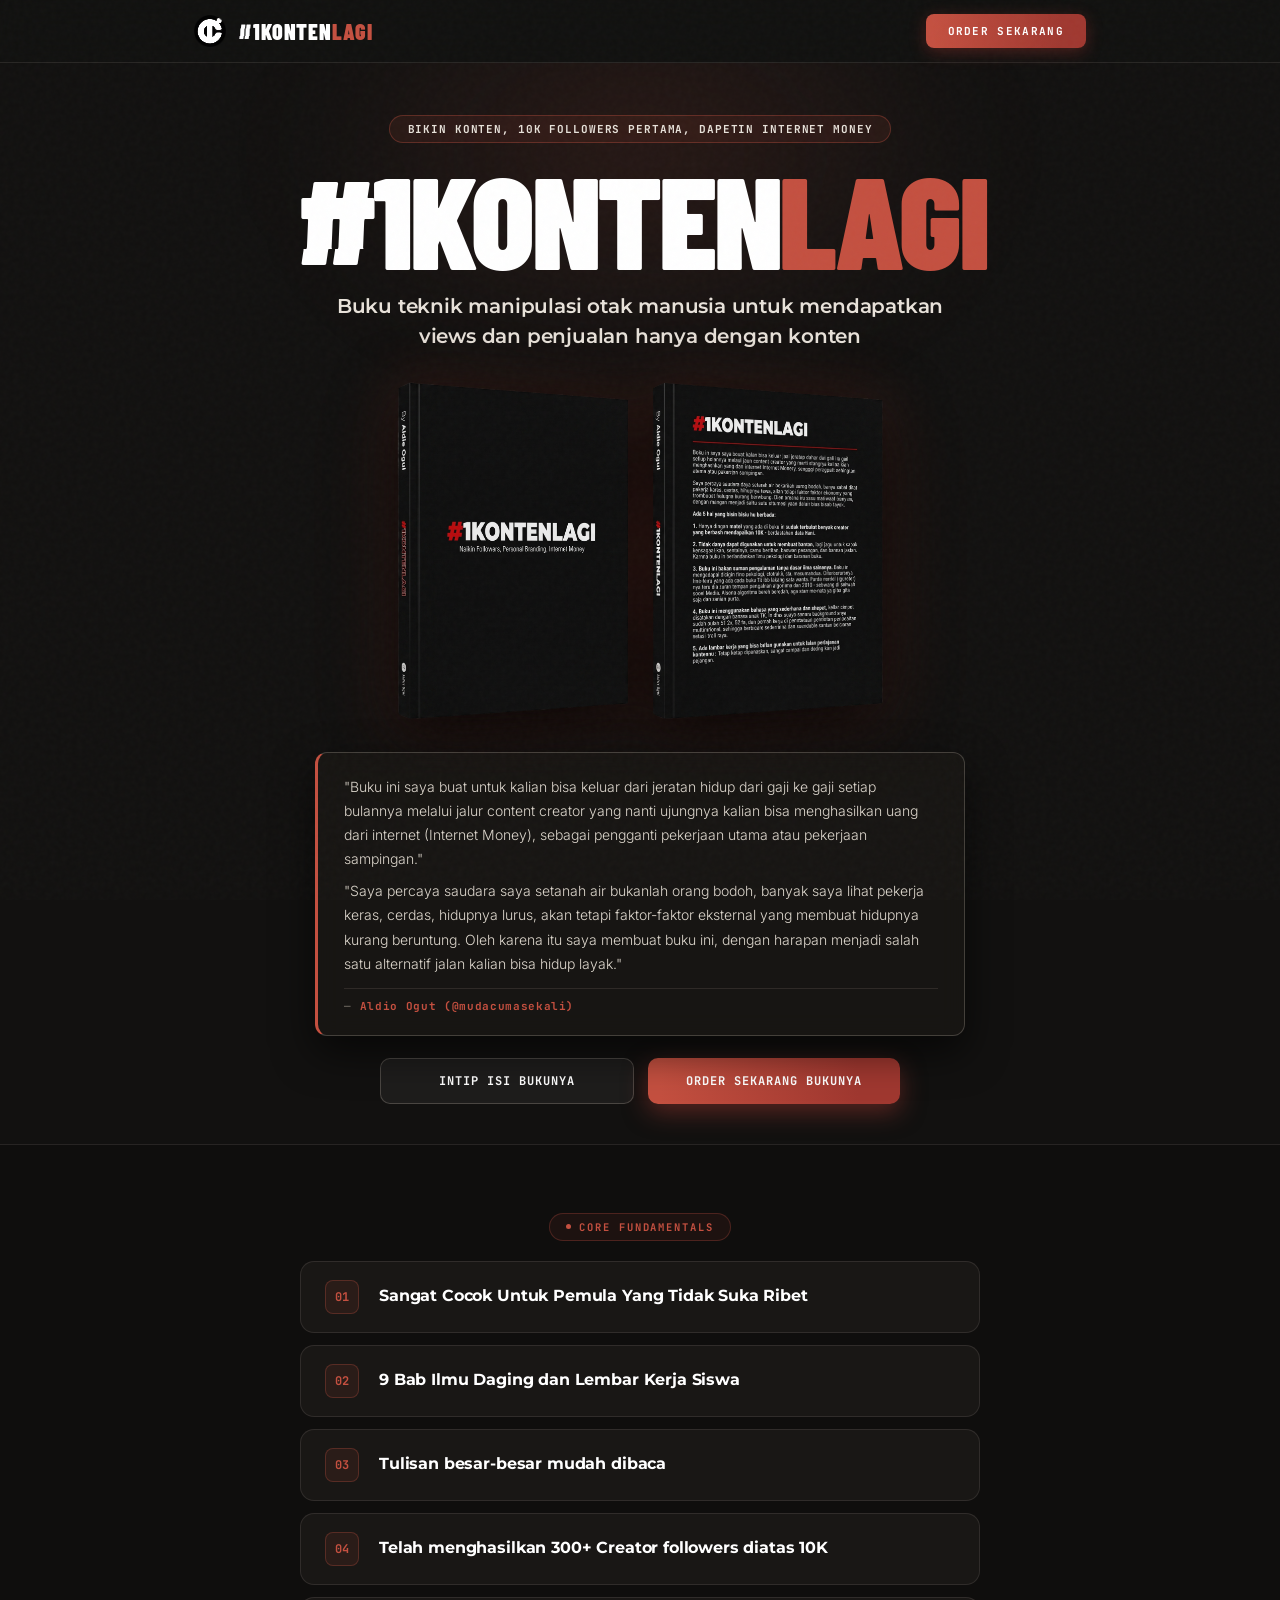
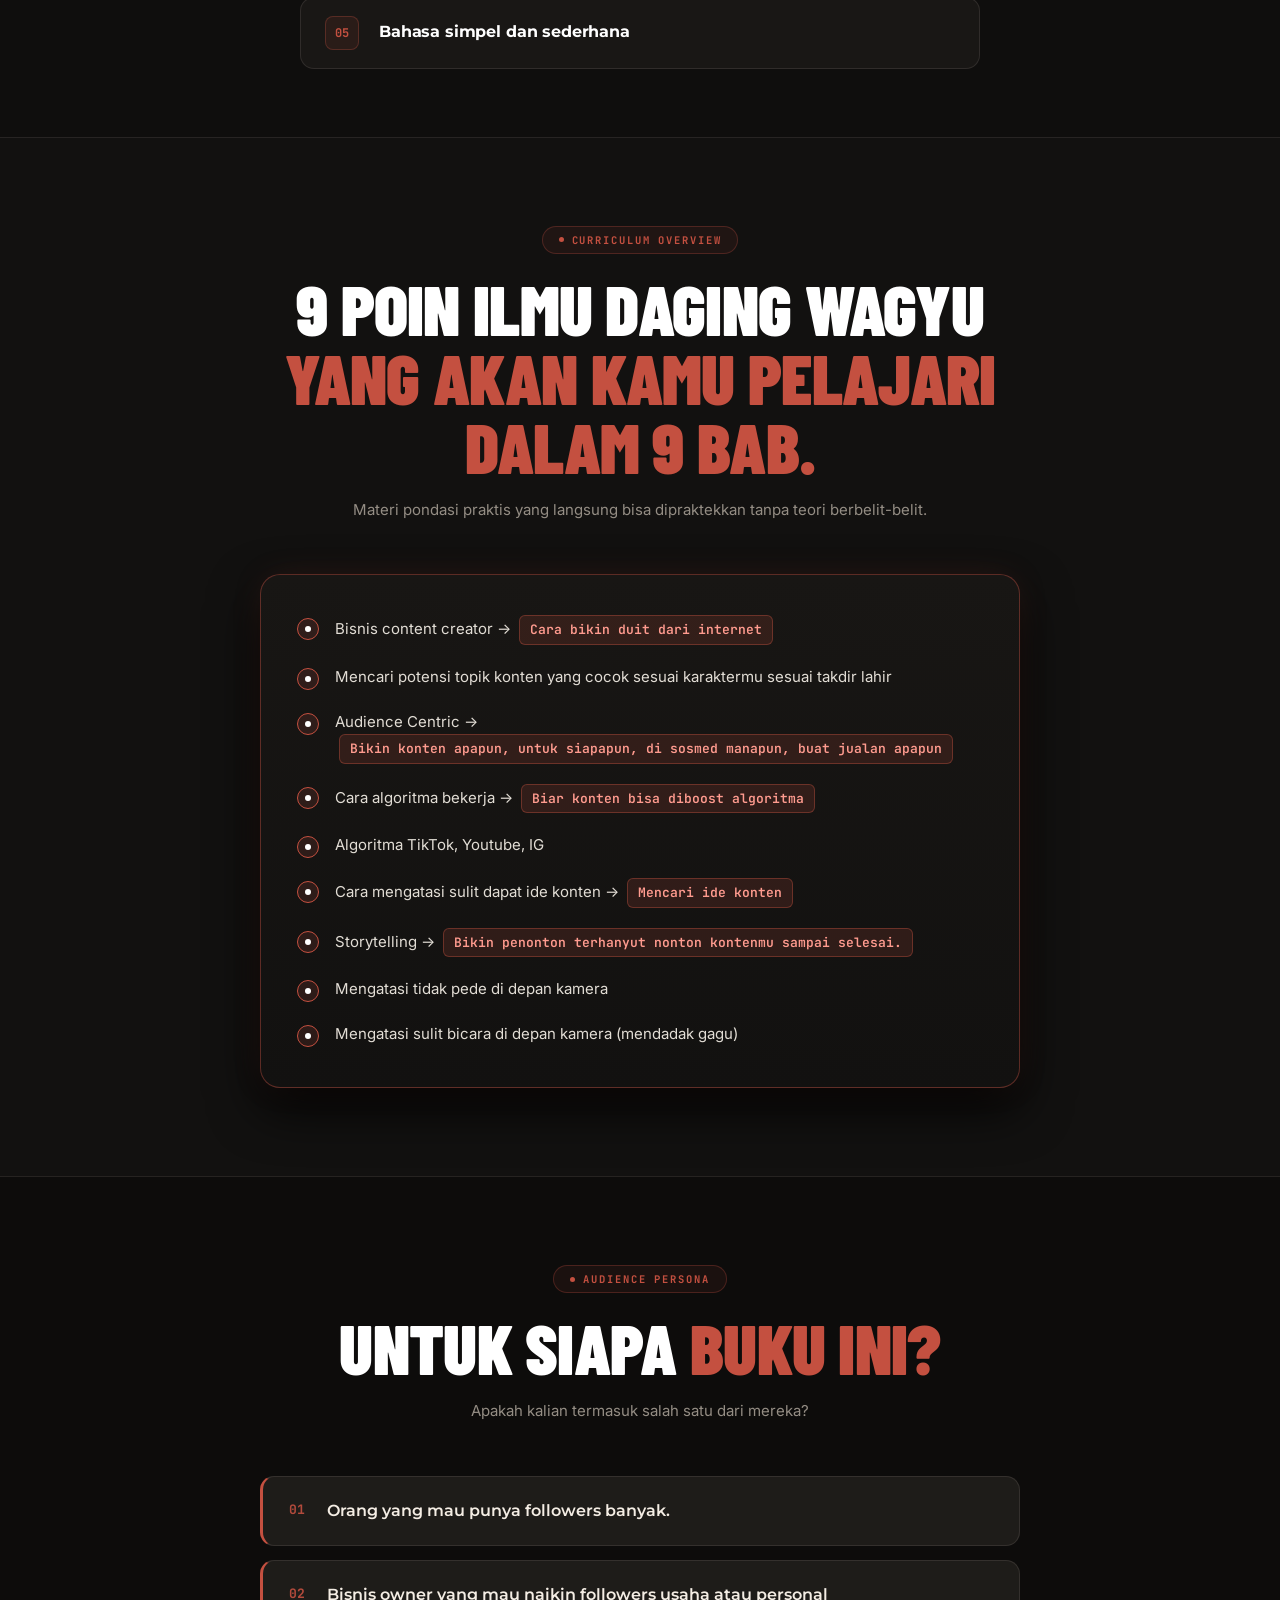
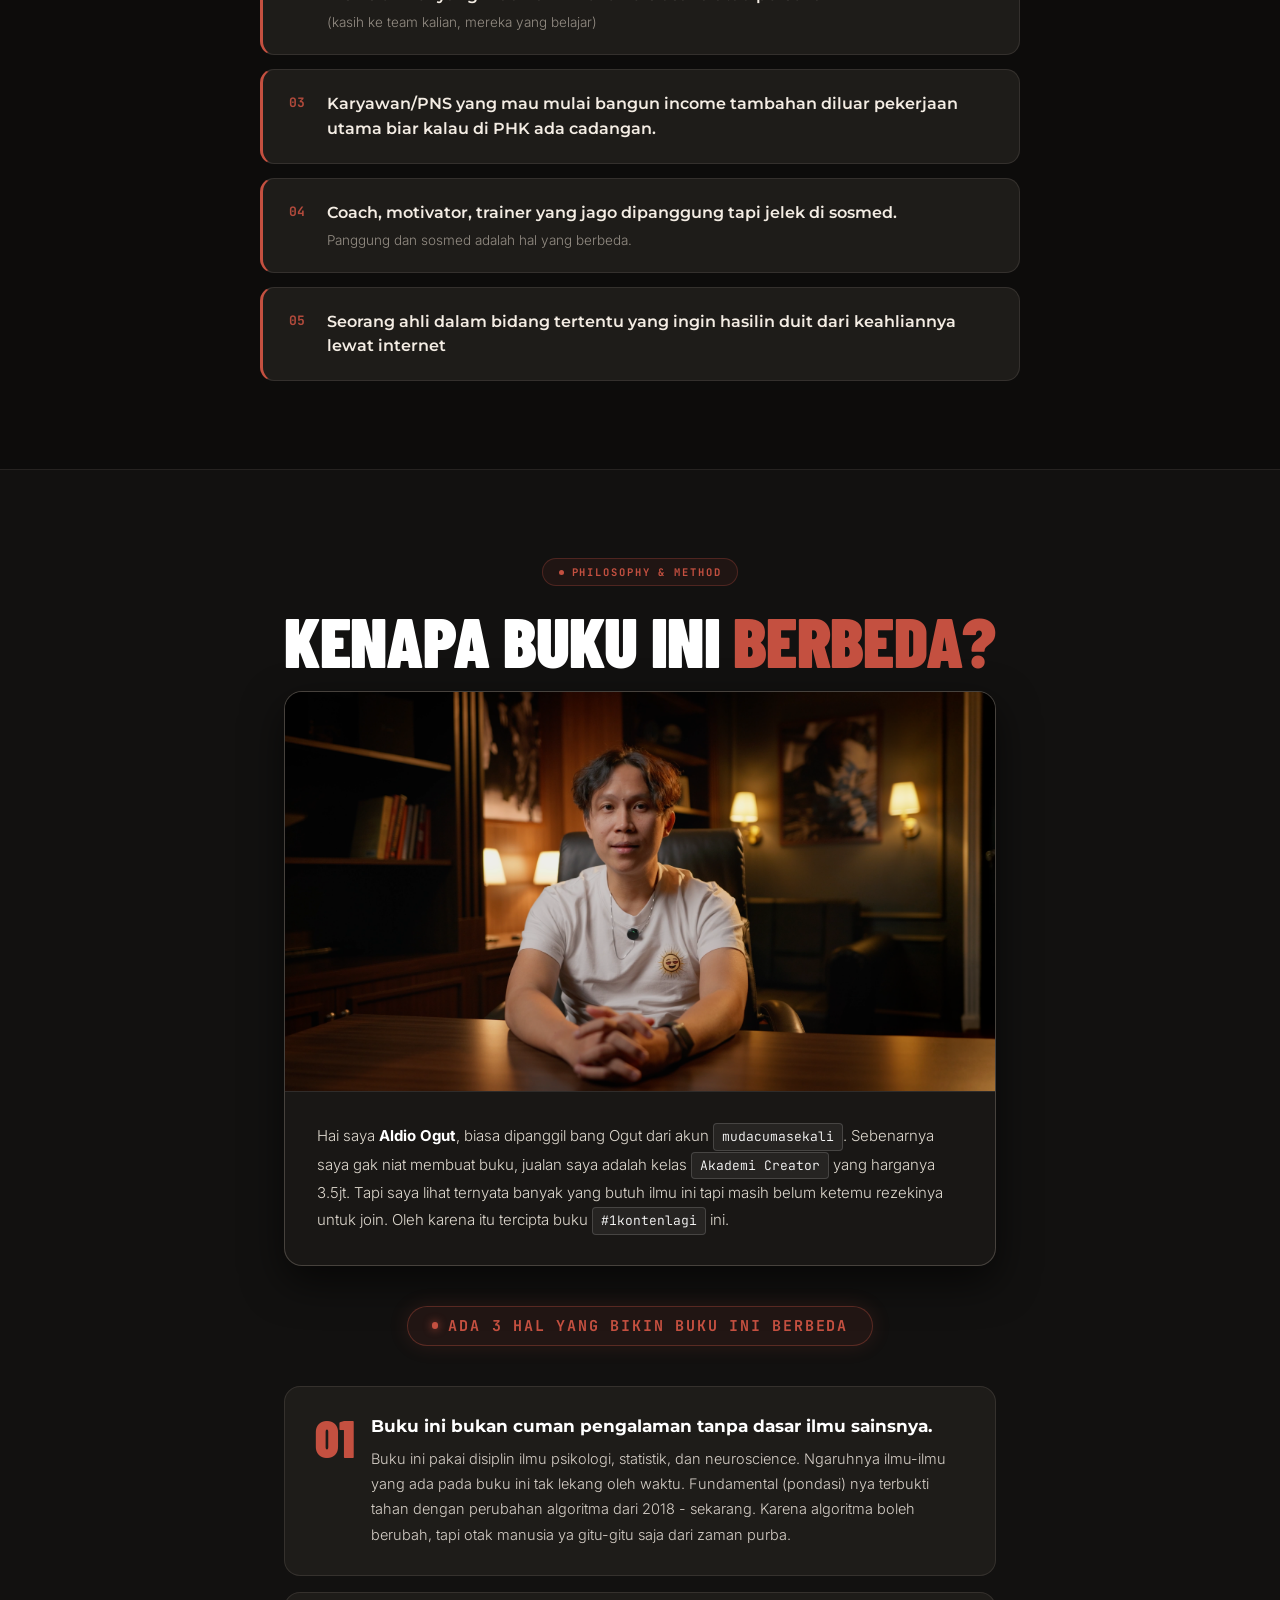
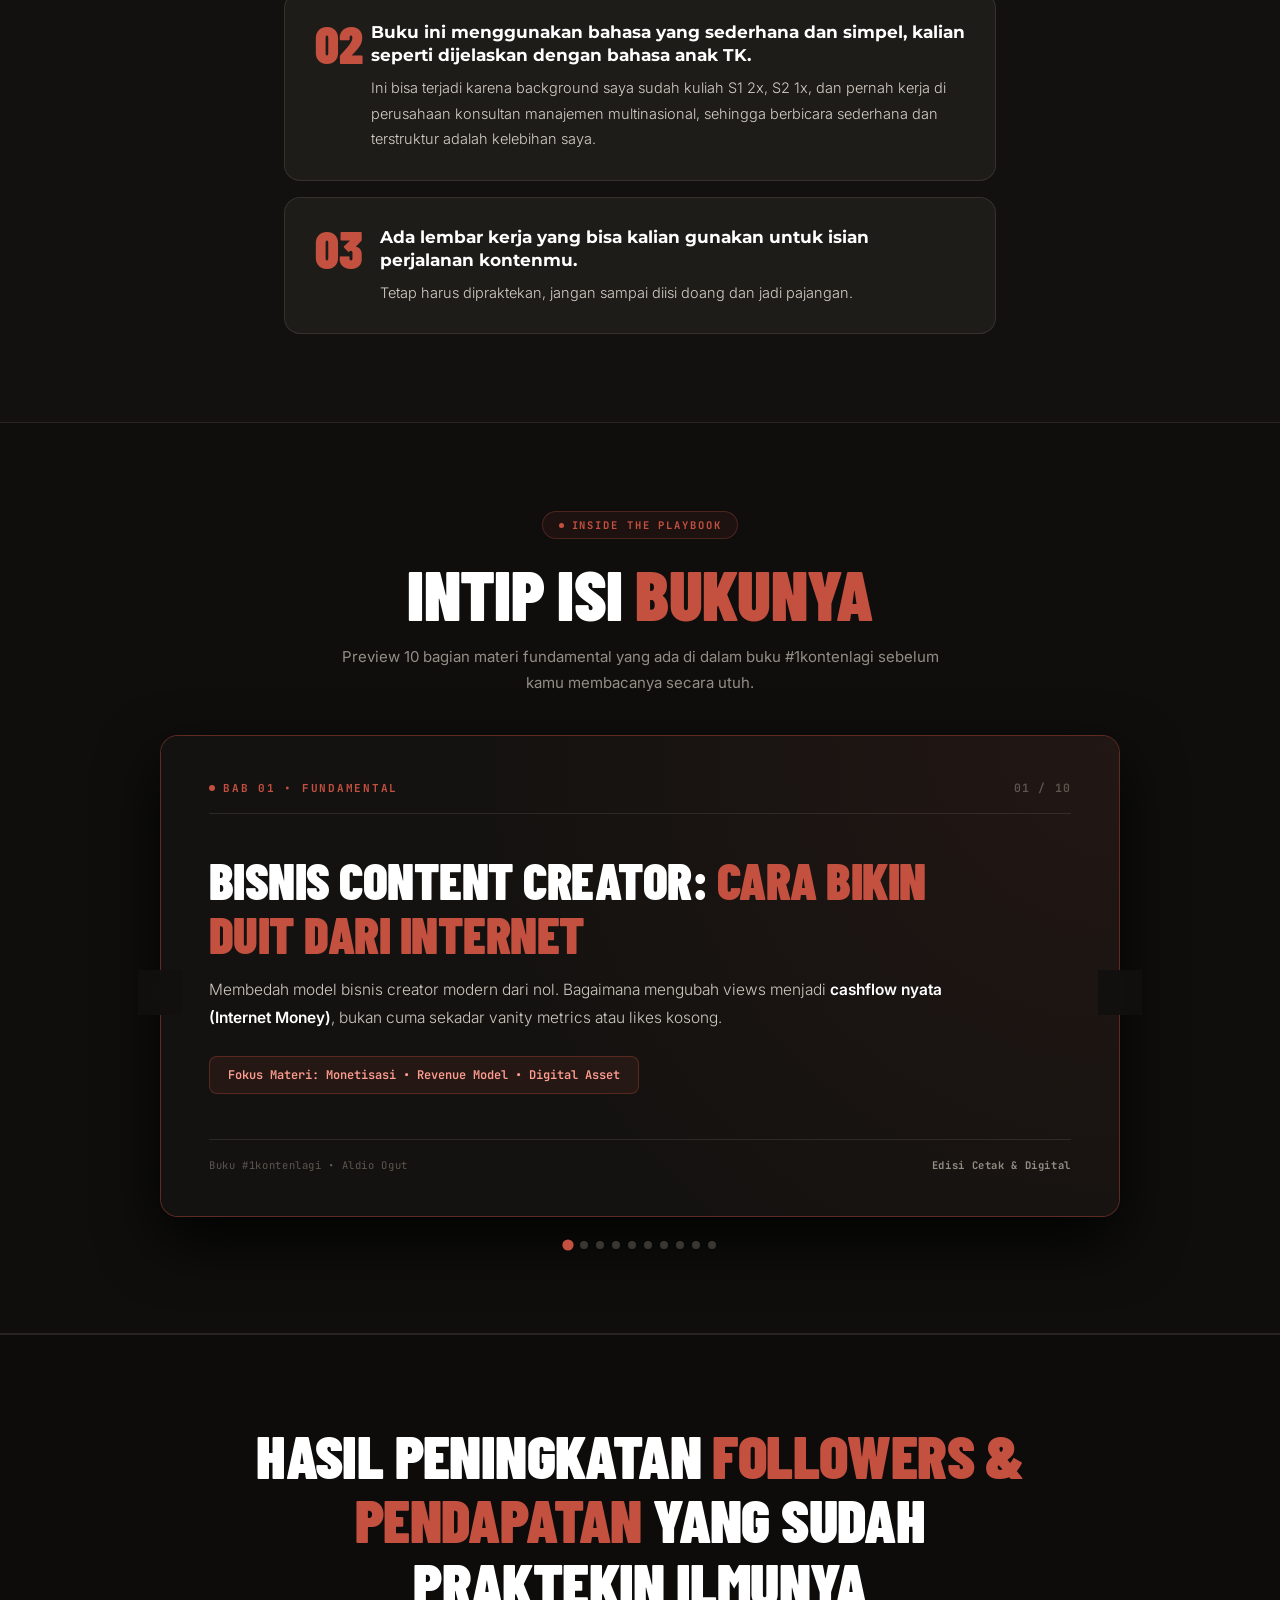
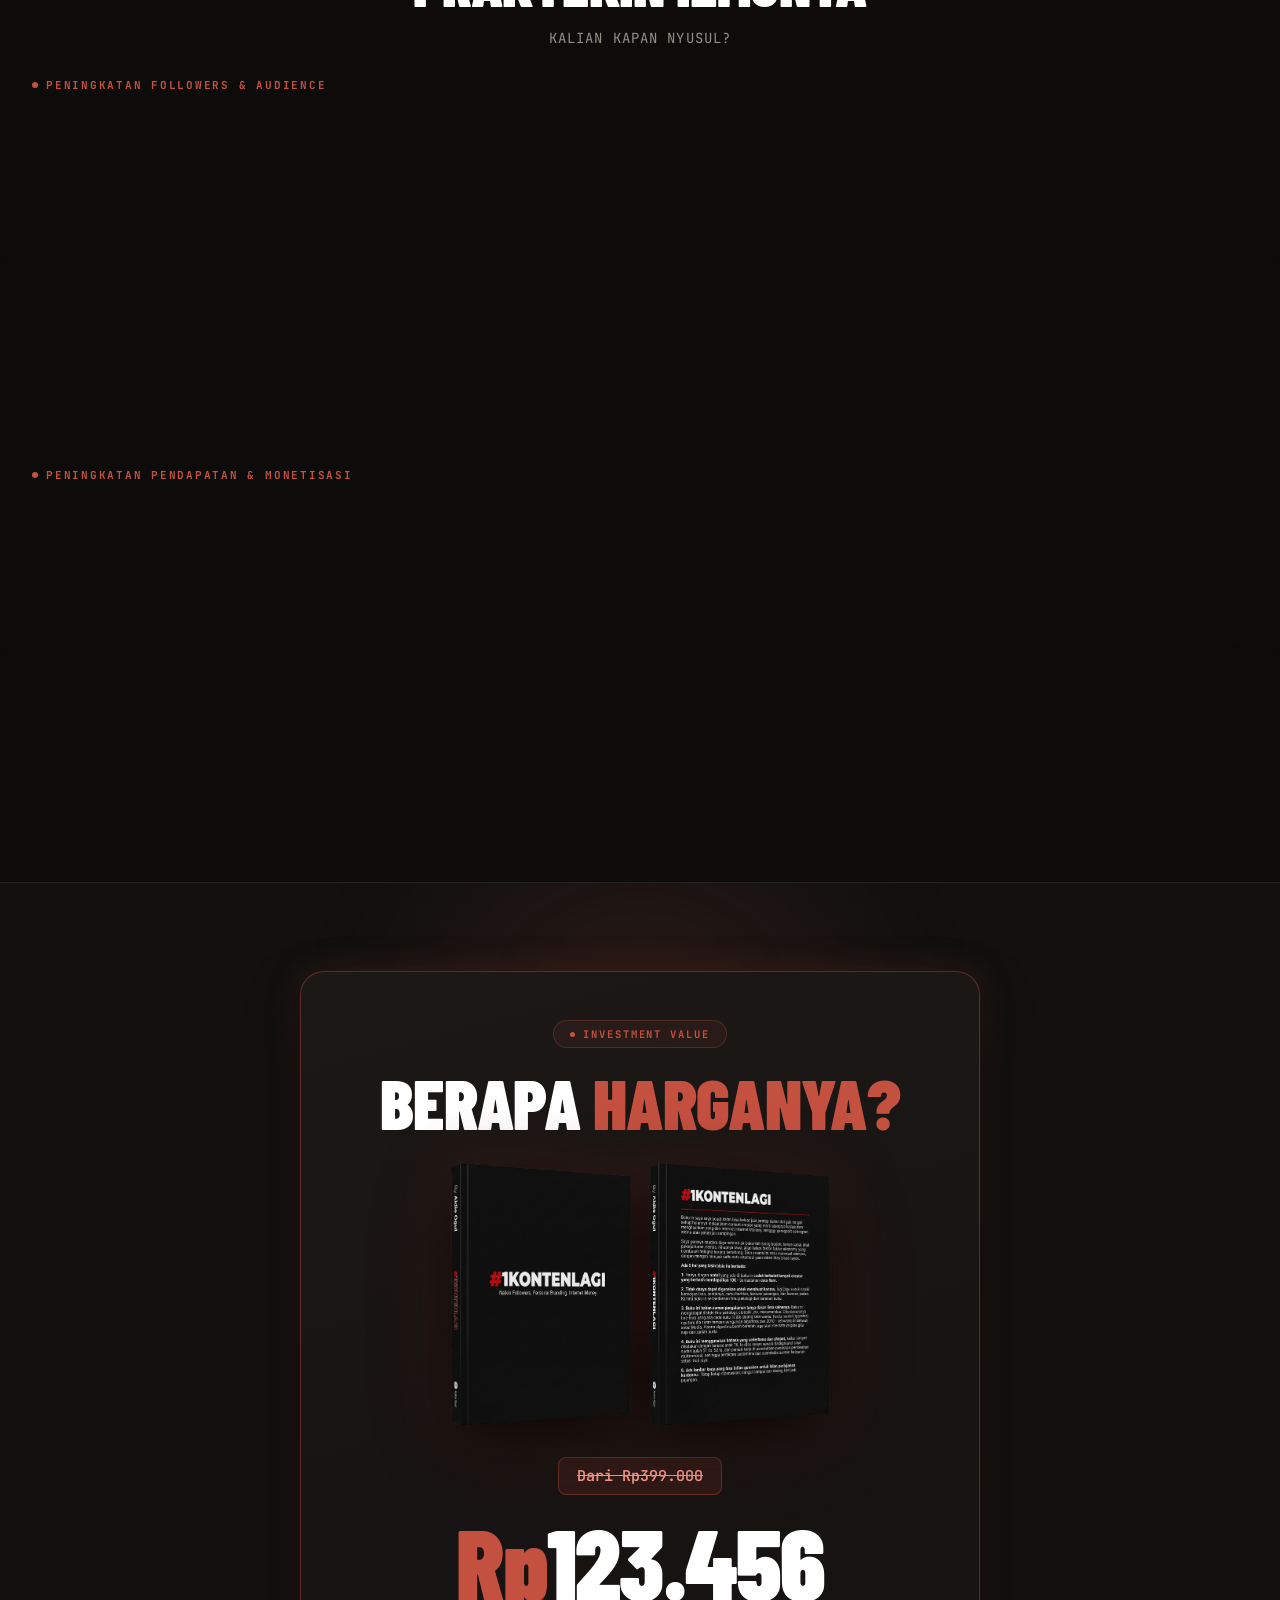
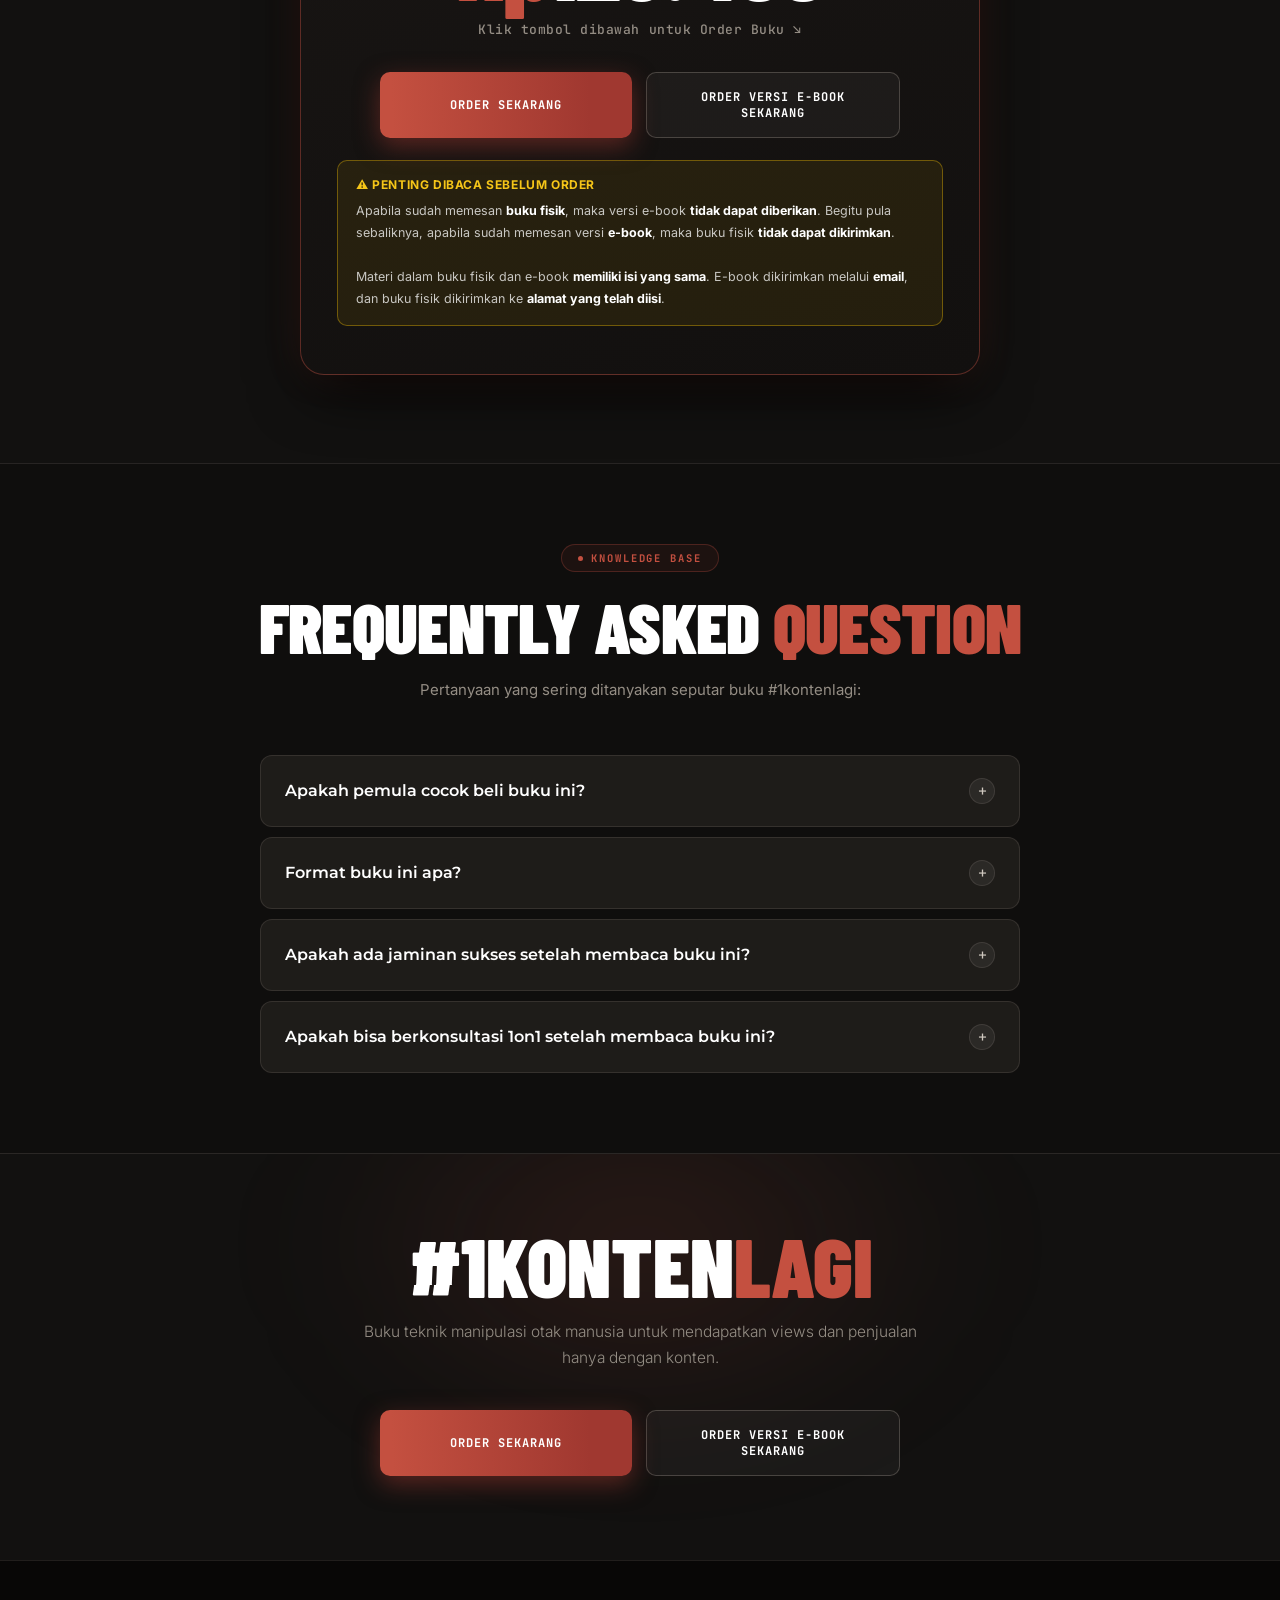
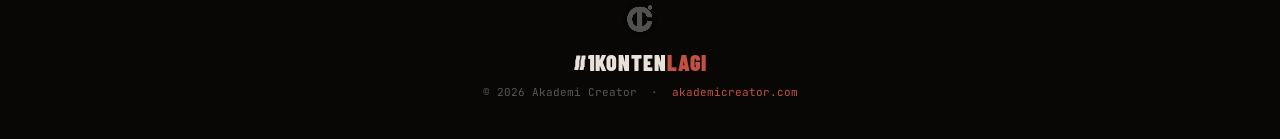
<file: index.html>
<!DOCTYPE html>
<html lang="id">
<head>
  <meta charset="UTF-8" />
  <meta name="viewport" content="width=device-width, initial-scale=1.0" />
  <title>Buku 1KONTENLAGI</title>
  <meta name="description" content="Buku teknik manipulasi otak manusia untuk mendapatkan views dan penjualan hanya dengan konten. By Aldio Ogut - Akademi Creator." />
  <meta property="og:title" content="Buku 1KONTENLAGI" />
  <meta property="og:description" content="Bikin Konten, 10K Followers Pertama, Dapetin Internet Money." />
  <meta property="og:type" content="website" />
  <meta name="theme-color" content="#121110" />
  <link rel="icon" type="image/png" href="asset image/favicon.png" />
  <link rel="apple-touch-icon" href="asset image/favicon.png" />
  <link rel="preconnect" href="https://fonts.googleapis.com" />
  <link rel="preconnect" href="https://fonts.gstatic.com" crossorigin />
  <link href="https://fonts.googleapis.com/css2?family=Barlow+Condensed:ital,wght@0,600;0,700;0,800;0,900;1,700;1,800;1,900&family=Inter:wght@300;400;500;600;700&family=JetBrains+Mono:wght@400;500;600;700&family=Montserrat:wght@500;600;700;800;900&display=swap" rel="stylesheet" />

  <!-- DYNAMIC CONFIG & META PIXEL ENGINE -->
  <script src="config.js"></script>
  <script>
    /* Meta Pixel Base Initialization */
    (function() {
      var cfg = window.SITE_CONFIG && window.SITE_CONFIG.pixel;
      try {
        var local = localStorage.getItem('SITE_CONFIG_1KONTENLAGI');
        if (local) {
          var parsed = JSON.parse(local);
          if (parsed && parsed.pixel) cfg = parsed.pixel;
        }
      } catch(e) {}
      if (cfg && cfg.metaPixelId && cfg.metaPixelId.trim() !== '') {
        !function(f,b,e,v,n,t,s)
        {if(f.fbq)return;n=f.fbq=function(){n.callMethod?
        n.callMethod.apply(n,arguments):n.queue.push(arguments)};
        if(!f._fbq)f._fbq=n;n.push=n;n.loaded=!0;n.version='2.0';
        n.queue=[];t=b.createElement(e);t.async=!0;
        t.src=v;s=b.getElementsByTagName(e)[0];
        s.parentNode.insertBefore(t,s)}(window, document,'script',
        'https://connect.facebook.net/en_US/fbevents.js');
        fbq('init', cfg.metaPixelId.trim());
        if (cfg.trackPageView !== false) {
          fbq('track', 'PageView');
        }
      }
    })();
  </script>

  <style>
    /* ─── RESET & DEFAULTS ────────────────────────────── */
    *, *::before, *::after { box-sizing: border-box; margin: 0; padding: 0; }
    html { scroll-behavior: smooth; }
    body {
      font-family: 'Inter', sans-serif;
      background: #121110;
      color: #e8e2da;
      overflow-x: hidden;
      -webkit-font-smoothing: antialiased;
    }
    img { 
      display: block; 
      width: 100%; 
      height: auto; 
      -webkit-user-drag: none; 
      -khtml-user-drag: none; 
      -moz-user-drag: none; 
      -o-user-drag: none; 
      user-drag: none;
      -webkit-user-select: none;
      -moz-user-select: none;
      -ms-user-select: none;
      user-select: none;
      -webkit-touch-callout: none; /* Disable iOS hold to save */
    }
    a { text-decoration: none; color: inherit; }

    /* ─── TOKENS (Akademi Creator & FastTrack Studio) ─── */
    :root {
      --blood:        #a03830;
      --blood-b:      #c45040;
      --blood-glow:   rgba(196,80,64,0.35);
      --ink:          #121110;
      --ink-up:       #191715;
      --ink-card:     #1e1c19;
      --ink-card-hi:  #24211e;
      --paper:        #e8e2da;
      --paper-dim:    #cfc8bf;
      --muted:        #948d84;
      --dim:          #5c5750;
      --line:         rgba(232,220,206,0.11);
      --line-hi:      rgba(232,220,206,0.22);
      --line-red:     rgba(196,80,64,0.42);
      --grad-btn:     linear-gradient(268deg, #a03830 17%, #c45040 95%);
    }

    /* ─── GRAIN TEXTURE (Akademi Creator signature) ───── */
    body::after {
      content: ''; position: fixed; inset: 0;
      background-image: url("data:image/svg+xml,%3Csvg viewBox='0 0 200 200' xmlns='http://www.w3.org/2000/svg'%3E%3Cfilter id='n'%3E%3CfeTurbulence type='fractalNoise' baseFrequency='0.85' numOctaves='3' stitchTiles='stitch'/%3E%3C/filter%3E%3Crect width='100%25' height='100%25' filter='url(%23n)'/%3E%3C/svg%3E");
      opacity: .026; pointer-events: none; z-index: 998;
    }

    /* ─── BLOOM PATTERN ────────────────────────────────── */
    .bloom { position: relative; overflow: hidden; }
    .bloom::before {
      content: ''; position: absolute;
      top: -120px; left: 50%; transform: translateX(-50%);
      width: 720px; height: 420px; border-radius: 50%;
      background: radial-gradient(ellipse, rgba(196,80,64,.15) 0%, transparent 68%);
      filter: blur(65px); pointer-events: none; z-index: 0;
    }
    .bloom > * { position: relative; z-index: 1; }

    /* ─── TOP ANNOUNCEMENT BAR ─────────────────────────── */
    .topbar {
      background: linear-gradient(90deg, #160c0a 0%, #26130f 50%, #160c0a 100%);
      border-bottom: 1px solid var(--line-red);
      padding: 10px 20px; text-align: center;
      font-family: 'JetBrains Mono', monospace;
      font-size: 11px; color: var(--paper-dim); letter-spacing: .08em;
    }
    .topbar strong { color: #fff; font-weight: 700; }
    .topbar .accent { color: var(--blood-b); font-weight: 700; }
    .pdot {
      display: inline-block; width: 6px; height: 6px;
      border-radius: 50%; background: var(--blood-b);
      margin-right: 8px; vertical-align: middle;
      animation: pdot 2s ease-in-out infinite;
    }
    @keyframes pdot { 0%,100%{opacity:1;transform:scale(1)} 50%{opacity:.35;transform:scale(1.4)} }

    /* ─── STICKY NAVIGATION ────────────────────────────── */
    .nav {
      position: sticky; top: 0; z-index: 200;
      background: rgba(18,17,16,.94);
      backdrop-filter: blur(18px);
      -webkit-backdrop-filter: blur(18px);
      border-bottom: 1px solid var(--line);
    }
    .nav-inner {
      max-width: 940px; margin: 0 auto;
      padding: 14px 24px;
      display: flex; align-items: center; justify-content: space-between; gap: 16px;
    }
    .nav-brand { display: flex; align-items: center; gap: 12px; }
    .nav-logo {
      width: 32px; height: 32px; border-radius: 8px;
      filter: invert(1) brightness(12); flex-shrink: 0;
    }
    .nav-name {
      font-family: 'Barlow Condensed', sans-serif;
      font-size: 22px; font-weight: 900; text-transform: uppercase;
      letter-spacing: .04em; color: #fff; line-height: 1;
    }
    .nav-name span { color: var(--blood-b); }
    .nav-cta {
      background: var(--grad-btn); color: #fff;
      font-family: 'JetBrains Mono', monospace;
      font-size: 11px; font-weight: 700;
      letter-spacing: .12em; text-transform: uppercase;
      padding: 10px 22px; border-radius: 8px;
      transition: opacity .2s, transform .2s, box-shadow .2s;
      white-space: nowrap; box-shadow: 0 4px 16px rgba(160,56,48,0.4);
    }
    .nav-cta:hover { opacity: .92; transform: translateY(-1px); box-shadow: 0 6px 20px rgba(160,56,48,0.6); }

    /* ─── LAYOUT CONTAINERS ────────────────────────────── */
    .wrap { max-width: 820px; margin: 0 auto; padding: 0 24px; }
    .sec  { padding: 88px 24px; }
    .sec-sm { padding: 60px 24px; }

    /* ─── KICKER BADGES (FastTrack pill style) ────────── */
    .kicker {
      display: inline-flex; align-items: center; gap: 8px;
      font-family: 'JetBrains Mono', monospace;
      font-size: 10.5px; font-weight: 700;
      letter-spacing: .18em; text-transform: uppercase;
      color: var(--blood-b);
      background: rgba(196,80,64,.08);
      border: 1px solid rgba(196,80,64,.28);
      padding: 6px 16px; border-radius: 999px;
      margin-bottom: 20px;
    }
    .kicker::before {
      content: ''; width: 5px; height: 5px; border-radius: 50%;
      background: var(--blood-b);
    }
    .kicker-center { display: flex; justify-content: center; }

    /* ─── HEADINGS ─────────────────────────────────────── */
    .hdg {
      font-family: 'Barlow Condensed', sans-serif;
      font-size: clamp(2.6rem, 7.8vw, 4.4rem);
      font-weight: 900; line-height: 0.98; text-transform: uppercase;
      letter-spacing: -.01em; color: #ffffff; text-align: center; margin-bottom: 16px;
    }
    .hdg .r { color: var(--blood-b); }
    .sub {
      font-size: 15px; font-weight: 400; color: var(--muted);
      text-align: center; line-height: 1.7;
      max-width: 600px; margin: 0 auto 52px;
    }

    /* ─── HERO (#1KONTENLAGI) ──────────────────────────── */
    .hero {
      background: var(--ink);
      padding: 52px 24px 40px;
      text-align: center;
    }
    .hero-kicker-bar {
      display: inline-flex; align-items: center; gap: 10px;
      background: rgba(196,80,64,.1);
      border: 1px solid rgba(196,80,64,.35);
      border-radius: 999px; padding: 6px 18px;
      margin-bottom: 16px;
    }
    .hero-kicker-bar span {
      font-family: 'JetBrains Mono', monospace;
      font-size: 11px; font-weight: 700;
      color: var(--paper); letter-spacing: .08em; text-transform: uppercase;
    }
    .hero-title {
      font-family: 'Barlow Condensed', sans-serif;
      font-size: clamp(4.2rem, 15.5vw, 8.2rem);
      font-weight: 900; line-height: .9;
      letter-spacing: -.025em; text-transform: uppercase;
      color: #fff; margin-bottom: 14px;
    }
    .hero-title .ac { color: var(--blood-b); }
    .hero-sub {
      font-family: 'Montserrat', sans-serif;
      font-size: clamp(16px, 3.4vw, 20px);
      font-weight: 600; line-height: 1.5;
      color: var(--paper); max-width: 660px; margin: 0 auto 24px;
      letter-spacing: -.01em;
    }

    /* ─── REAL BOOK MOCKUP IMAGE (UKURAN PROPORSI & JARAK PAS) ─── */
    .book-mockup-container {
      position: relative;
      max-width: 520px;
      margin: 0 auto 26px;
      display: flex;
      justify-content: center;
      align-items: center;
    }
    .book-mockup-container::before {
      content: '';
      position: absolute;
      top: 50%; left: 50%;
      transform: translate(-50%, -50%);
      width: 75%; height: 70%;
      background: radial-gradient(ellipse, rgba(196,80,64,0.32) 0%, transparent 70%);
      filter: blur(42px);
      border-radius: 50%;
      pointer-events: none;
      z-index: 0;
    }
    .book-real-mockup-img {
      position: relative;
      z-index: 1;
      width: 100%;
      max-width: 500px;
      height: auto;
      display: block;
      filter: drop-shadow(0 16px 32px rgba(0,0,0,0.9)) drop-shadow(0 0 24px rgba(196,80,64,0.22));
      transition: transform 0.4s cubic-bezier(0.16, 1, 0.3, 1), filter 0.4s ease;
      cursor: pointer;
    }
    .book-real-mockup-img:hover {
      transform: translateY(-4px) scale(1.03);
      filter: drop-shadow(0 24px 44px rgba(0,0,0,0.95)) drop-shadow(0 0 32px rgba(196,80,64,0.32));
    }
    @media (max-width: 640px) {
      .book-mockup-container {
        max-width: 440px;
        margin: 0 auto 20px;
      }
      .book-real-mockup-img {
        max-width: 420px;
      }
    }
    @media (max-width: 480px) {
      .book-mockup-container {
        max-width: 350px;
        margin: 0 auto 18px;
      }
      .book-real-mockup-img {
        max-width: 330px;
      }
    }

    /* ─── BACK-COVER QUOTE CARD (FastTrack glass card) ── */
    .hero-quote-box {
      max-width: 650px; margin: 0 auto 22px;
      background: rgba(26,23,21,0.75);
      backdrop-filter: blur(12px);
      border: 1px solid var(--line-hi);
      border-left: 3px solid var(--blood-b);
      border-radius: 12px; padding: 22px 26px; text-align: left;
      box-shadow: 0 16px 40px rgba(0,0,0,0.6);
      position: relative;
      z-index: 2;
    }
    .hero-quote-box p {
      font-size: 14px; font-weight: 300; line-height: 1.72;
      color: #ded8ce; margin-bottom: 8px;
    }
    .hero-quote-box p:last-child { margin-bottom: 0; }
    .hero-quote-author {
      margin-top: 12px; padding-top: 10px; border-top: 1px solid var(--line);
      font-family: 'JetBrains Mono', monospace; font-size: 11px;
      color: var(--blood-b); font-weight: 700; letter-spacing: .06em;
      display: flex; align-items: center; gap: 8px;
    }
    .hero-quote-author::before {
      content: '—'; color: var(--dim);
    }

    /* ─── 5 KEUNGGULAN (Clean studio list with subtle numbers) */
    .features-sec {
      background: #0f0e0d;
      border-top: 1px solid var(--line); border-bottom: 1px solid var(--line);
      padding: 68px 24px;
    }
    .feat-list {
      display: flex; flex-direction: column; gap: 12px;
      max-width: 680px; margin: 0 auto;
    }
    .feat-item {
      display: flex; align-items: center; gap: 20px;
      background: var(--ink-up);
      border: 1px solid var(--line);
      border-radius: 14px; padding: 18px 24px;
      transition: transform .25s, border-color .25s, box-shadow .25s;
    }
    .feat-item:hover {
      transform: translateX(4px);
      border-color: var(--line-red);
      box-shadow: 0 8px 24px rgba(0,0,0,0.4);
    }
    .feat-num {
      font-family: 'JetBrains Mono', monospace;
      font-size: 12px; font-weight: 700;
      color: var(--blood-b);
      background: rgba(196,80,64,.1);
      border: 1px solid rgba(196,80,64,.3);
      width: 34px; height: 34px; border-radius: 8px;
      display: flex; align-items: center; justify-content: center;
      flex-shrink: 0;
    }
    .feat-text {
      font-family: 'Montserrat', sans-serif;
      font-size: 15.5px; font-weight: 700;
      color: #fff; line-height: 1.45; letter-spacing: -.01em;
    }

    /* ─── SECTION 2: 9 POIN ILMU DAGING WAGYU ─────────── */
    .sec2-daging {
      background: var(--ink);
    }
    .daging-box {
      max-width: 760px; margin: 0 auto;
      border: 1px solid var(--line-red);
      border-radius: 20px;
      padding: 40px 36px;
      background: linear-gradient(180deg, #181614 0%, #121110 100%);
      box-shadow: 0 20px 50px rgba(0,0,0,0.85), 0 0 35px -12px var(--blood-glow);
    }
    @media (max-width: 540px) { .daging-box { padding: 26px 20px; } }
    .daging-list {
      display: flex; flex-direction: column; gap: 20px;
    }
    .daging-item {
      display: flex; gap: 16px; align-items: flex-start;
    }
    /* Minimal circular marker (Akademi Creator dot) */
    .daging-marker {
      width: 22px; height: 22px; border-radius: 50%;
      background: rgba(196,80,64,.15);
      border: 1.5px solid var(--blood-b);
      display: flex; align-items: center; justify-content: center;
      flex-shrink: 0; margin-top: 3px;
    }
    .daging-marker::after {
      content: ''; width: 6px; height: 6px; border-radius: 50%;
      background: #fff;
    }
    .daging-text {
      font-size: 15px; font-weight: 400;
      color: #e2ddd5; line-height: 1.65;
    }
    .red-pill-tag {
      display: inline-block;
      background: rgba(196,80,64,.16);
      color: #ff9b8f;
      border: 1px solid rgba(196,80,64,.4);
      font-family: 'JetBrains Mono', monospace;
      font-weight: 600; font-size: 13px;
      padding: 3px 10px; border-radius: 6px;
      margin-left: 4px;
    }

    /* ─── SECTION 3: UNTUK SIAPA BUKU INI? ────────────── */
    .sec-target {
      background: #0d0c0b;
      border-top: 1px solid var(--line); border-bottom: 1px solid var(--line);
    }
    .target-list {
      display: flex; flex-direction: column; gap: 14px;
      max-width: 760px; margin: 0 auto;
    }
    .target-card {
      display: flex; gap: 22px; align-items: flex-start;
      background: var(--ink-card);
      border: 1px solid var(--line);
      border-left: 3px solid var(--blood-b);
      border-radius: 14px; padding: 22px 26px;
      color: #fff; transition: transform .25s, border-color .25s, background .25s;
    }
    .target-card:hover {
      transform: translateX(4px);
      background: var(--ink-card-hi);
      border-color: var(--line-red);
    }
    .target-index {
      font-family: 'JetBrains Mono', monospace;
      font-size: 13px; font-weight: 700;
      color: var(--blood-b); opacity: .9;
      padding-top: 2px;
    }
    .target-desc {
      font-family: 'Montserrat', sans-serif;
      font-size: 15.5px; font-weight: 600;
      line-height: 1.55; color: #f4ede4;
    }
    .target-desc em {
      font-family: 'Inter', sans-serif;
      font-size: 13.5px; font-weight: 300;
      color: var(--muted); display: block;
      margin-top: 5px; font-style: normal;
    }

    /* ─── SECTION 4: KENAPA BUKU INI BERBEDA? ─────────── */
    .sec-different {
      background: var(--ink);
    }
    .diff-box { max-width: 760px; margin: 0 auto; }
    .diff-author-card {
      background: var(--ink-up);
      border: 1px solid var(--line-hi);
      border-radius: 18px; overflow: hidden;
      margin-bottom: 40px;
      box-shadow: 0 16px 40px rgba(0,0,0,.6);
    }
    .diff-author-img {
      width: 100%; height: auto; display: block;
      max-height: 400px; object-fit: cover; object-position: center 20%;
      border-bottom: 1px solid var(--line);
    }
    .diff-author-story {
      padding: 30px 32px;
      font-size: 15px; font-weight: 300; line-height: 1.8;
      color: #ded8ce;
    }
    .diff-author-story strong { color: #fff; font-weight: 700; }
    .diff-author-tag {
      font-family: 'JetBrains Mono', monospace;
      display: inline-block; font-size: 13px;
      background: rgba(255,255,255,.06);
      border: 1px solid rgba(255,255,255,.15);
      padding: 1px 8px; border-radius: 4px; color: #fff;
    }
    .diff-badge-highlight {
      display: inline-flex; align-items: center; gap: 10px;
      font-family: 'JetBrains Mono', monospace;
      font-size: clamp(12.5px, 2.8vw, 15px);
      font-weight: 700;
      letter-spacing: .12em; text-transform: uppercase;
      color: var(--blood-b);
      background: rgba(196,80,64,.09);
      border: 1.5px solid rgba(196,80,64,.35);
      padding: 9px 24px; border-radius: 999px;
      box-shadow: 0 0 20px rgba(196,80,64,0.14);
    }
    .diff-badge-highlight::before {
      content: ''; width: 6.5px; height: 6.5px; border-radius: 50%;
      background: var(--blood-b);
      box-shadow: 0 0 8px var(--blood-b);
    }

    .diff-3points {
      display: flex; flex-direction: column; gap: 16px;
    }
    .diff-point-card {
      display: flex; gap: 24px; align-items: flex-start;
      background: var(--ink-card);
      border: 1px solid var(--line);
      border-radius: 16px; padding: 28px 30px;
      color: #fff; transition: border-color .25s, transform .25s;
    }
    .diff-point-card:hover {
      border-color: var(--line-red);
      transform: translateY(-2px);
    }
    @media (max-width: 520px) { .diff-point-card { padding: 22px 20px; gap: 16px; } }
    .diff-num {
      font-family: 'Barlow Condensed', sans-serif;
      font-size: 52px; font-weight: 900; line-height: .88;
      color: var(--blood-b); min-width: 32px;
    }
    .diff-point-text {
      font-size: 14.5px; font-weight: 300; line-height: 1.75;
      color: #d6cfc7;
    }
    .diff-point-text strong {
      font-family: 'Montserrat', sans-serif;
      font-size: 16.5px; font-weight: 700;
      color: #ffffff; display: block; margin-bottom: 8px;
      line-height: 1.4;
    }




    /* ─── SECTION 5: AUTO GULIR + SLIDE MANUAL INTERAKTIF ─── */
    .slider-section {
      background: #0d0c0b;
      border-top: 1px solid var(--line);
      border-bottom: 1px solid var(--line);
      padding: 88px 24px 84px;
      overflow: hidden;
    }
    .multi-carousel-block {
      width: 100%;
      max-width: 1280px;
      margin: 0 auto 60px;
      position: relative;
    }
    .multi-carousel-block:last-child {
      margin-bottom: 0;
    }
    .carousel-top-bar {
      display: flex;
      align-items: center;
      justify-content: space-between;
      padding: 0 8px;
      margin-bottom: 16px;
    }
    .carousel-category-tag {
      font-family: 'JetBrains Mono', monospace;
      font-size: 11px; font-weight: 700;
      letter-spacing: .16em; text-transform: uppercase;
      color: var(--blood-b);
      display: inline-flex; align-items: center; gap: 8px;
    }
    .carousel-category-tag::before {
      content: ''; width: 6px; height: 6px; border-radius: 50%;
      background: var(--blood-b);
    }
    .carousel-viewport-multicard {
      overflow-x: auto;
      overflow-y: hidden;
      width: 100%;
      position: relative;
      padding: 8px 0 16px;
      scrollbar-width: none; /* Firefox */
      -ms-overflow-style: none; /* IE */
      scroll-behavior: smooth;
      mask-image: linear-gradient(to right, transparent 0%, black 4%, black 96%, transparent 100%);
      -webkit-mask-image: linear-gradient(to right, transparent 0%, black 4%, black 96%, transparent 100%);
      cursor: grab;
    }
    .carousel-viewport-multicard::-webkit-scrollbar {
      display: none; /* Chrome, Safari */
    }
    .carousel-viewport-multicard:active {
      cursor: grabbing;
    }
    .carousel-track-multicard {
      display: flex;
      gap: 20px;
      width: max-content;
      will-change: transform;
    }

    .c-card-slide {
      /* Lebar card proporsional persis akademicreator.com */
      width: 540px;
      max-width: 82vw;
      flex-shrink: 0;
      border-radius: 16px;
      overflow: hidden;
      background: #141210;
      border: 1px solid rgba(232, 220, 206, 0.15);
      box-shadow: 0 16px 40px rgba(0,0,0,0.8);
      transition: transform 0.35s ease, border-color 0.35s ease, box-shadow 0.35s ease;
      user-select: none;
    }
    .c-card-slide:hover {
      transform: translateY(-4px) scale(1.015);
      border-color: var(--line-red);
      box-shadow: 0 20px 45px rgba(0,0,0,0.9), 0 0 25px -8px var(--blood-glow);
    }
    .c-card-slide img {
      width: 100%;
      height: auto;
      display: block;
      pointer-events: none;
    }

    /* Tombol Panah Navigasi Manual Floating */
    .carousel-nav-btn {
      position: absolute;
      top: 55%;
      z-index: 25;
      transform: translateY(-50%);
      width: 46px; height: 46px; border-radius: 50%;
      background: rgba(18,17,16,.94);
      border: 1.5px solid var(--line-hi);
      display: flex; align-items: center; justify-content: center;
      cursor: pointer; color: #fff; font-size: 19px;
      transition: background .2s, border-color .2s, transform .2s, box-shadow .2s;
      backdrop-filter: blur(14px);
      user-select: none;
      box-shadow: 0 8px 24px rgba(0,0,0,0.85);
    }
    .carousel-nav-btn:hover {
      background: var(--blood);
      border-color: var(--blood-b);
      transform: translateY(-50%) scale(1.08);
      box-shadow: 0 12px 30px rgba(196,80,64,0.6);
    }
    .carousel-nav-btn.prev { left: -20px; }
    .carousel-nav-btn.next { right: -20px; }
    @media (max-width: 800px) {
      .carousel-nav-btn.prev { left: 6px; }
      .carousel-nav-btn.next { right: 6px; }
    }


    /* ─── SECTION 6: PRICING (BERAPA HARGANYA?) ─────────── */
    .pricing-sec {
      background: var(--ink);
      padding: 88px 24px; position: relative; overflow: hidden;
    }
    .pricing-sec::before {
      content: ''; position: absolute; top: -100px; left: 50%;
      transform: translateX(-50%);
      width: 580px; height: 420px; border-radius: 50%;
      background: radial-gradient(ellipse, rgba(196,80,64,.15) 0%, transparent 68%);
      filter: blur(55px); pointer-events: none;
    }
    .pricing-card-box {
      max-width: 680px; margin: 0 auto;
      background: linear-gradient(165deg, #1c1816 0%, #12100f 100%);
      border: 1.5px solid var(--line-red);
      border-radius: 24px; padding: 48px 36px;
      text-align: center;
      box-shadow: 0 24px 60px -12px rgba(0,0,0,.92), 0 0 40px -10px var(--blood-glow);
      position: relative; z-index: 1;
    }
    @media (max-width: 520px) { .pricing-card-box { padding: 36px 22px; } }

    /* Mockup Buku di dalam Pricing Card */
    .pricing-mockup-wrap {
      position: relative;
      max-width: 440px;
      margin: 4px auto 26px;
      display: flex;
      justify-content: center;
      align-items: center;
    }
    .pricing-mockup-wrap::before {
      content: '';
      position: absolute;
      top: 50%; left: 50%;
      transform: translate(-50%, -50%);
      width: 75%; height: 75%;
      background: radial-gradient(ellipse, rgba(196,80,64,0.3) 0%, transparent 70%);
      filter: blur(36px);
      border-radius: 50%;
      pointer-events: none;
      z-index: 0;
    }
    .pricing-mockup-img {
      position: relative;
      z-index: 1;
      width: 100%;
      max-width: 390px;
      height: auto;
      display: block;
      filter: drop-shadow(0 16px 32px rgba(0,0,0,0.88)) drop-shadow(0 0 25px rgba(196,80,64,0.22));
      transition: transform 0.4s cubic-bezier(0.16, 1, 0.3, 1), filter 0.4s ease;
      cursor: pointer;
    }
    .pricing-mockup-img:hover {
      transform: translateY(-4px) scale(1.03);
      filter: drop-shadow(0 22px 42px rgba(0,0,0,0.95)) drop-shadow(0 0 32px rgba(196,80,64,0.35));
    }
    @media (max-width: 520px) {
      .pricing-mockup-wrap {
        max-width: 320px;
        margin: 0 auto 20px;
      }
      .pricing-mockup-img {
        max-width: 300px;
      }
    }

    .price-strike-box {
      background: rgba(160,56,48,0.18);
      border: 1px solid rgba(196,80,64,0.4);
      color: #ff9d91;
      font-family: 'JetBrains Mono', monospace;
      font-size: 15px; font-weight: 600;
      text-decoration: line-through;
      padding: 8px 18px; border-radius: 8px;
      display: inline-block; margin-bottom: 20px;
    }
    .price-big-number {
      font-family: 'Barlow Condensed', sans-serif;
      font-size: clamp(4rem, 13vw, 6.2rem);
      font-weight: 900; line-height: .95;
      color: #ffffff; margin-bottom: 12px;
      letter-spacing: -.02em;
    }
    .price-big-number span { color: var(--blood-b); }
    .price-instruction {
      font-family: 'JetBrains Mono', monospace;
      font-size: 13px; font-weight: 500;
      color: var(--muted); margin-bottom: 34px;
      letter-spacing: .04em;
    }

    
    /* ─── SECTION: INTIP ISI BUKU (BOOK PREVIEW CAROUSEL) ── */
    .sec-preview {
      background: #0f0e0d;
      border-top: 1px solid var(--line);
      border-bottom: 1px solid var(--line);
      padding: 88px 24px 84px;
    }
    .preview-carousel-wrap {
      max-width: 960px; margin: 0 auto;
      position: relative;
    }
    .preview-viewport {
      overflow: hidden;
      border-radius: 18px;
      box-shadow: 0 24px 60px rgba(0,0,0,0.85);
      background: #141210;
      border: 1px solid var(--line-red);
    }
    .preview-track {
      display: flex;
      transition: transform .5s cubic-bezier(.16,1,.3,1);
      will-change: transform;
    }
    .preview-slide {
      flex: 0 0 100%;
      min-width: 100%;
      box-sizing: border-box;
      padding: 44px 48px;
      display: flex;
      flex-direction: column;
      justify-content: space-between;
      min-height: 480px;
      background: radial-gradient(circle at top right, rgba(196,80,64,0.08) 0%, transparent 60%), #141210;
      position: relative;
    }
    @media (max-width: 640px) {
      .preview-slide { padding: 32px 24px; min-height: 440px; }
    }
    .preview-header-meta {
      display: flex; align-items: center; justify-content: space-between;
      border-bottom: 1px solid var(--line);
      padding-bottom: 18px; margin-bottom: 18px;
    }
    .preview-chapter-badge {
      font-family: 'JetBrains Mono', monospace;
      font-size: 11px; font-weight: 700;
      color: var(--blood-b); text-transform: uppercase;
      letter-spacing: .16em;
      display: flex; align-items: center; gap: 8px;
    }
    .preview-chapter-badge::before {
      content: ''; width: 6px; height: 6px; border-radius: 50%;
      background: var(--blood-b);
    }
    .preview-page-indicator {
      font-family: 'JetBrains Mono', monospace;
      font-size: 11.5px; font-weight: 600;
      color: var(--dim); letter-spacing: .1em;
    }
    .preview-body-content {
      flex: 1; display: flex; flex-direction: column; justify-content: center;
      max-width: 760px;
    }
    .preview-chapter-title {
      font-family: 'Barlow Condensed', sans-serif;
      font-size: clamp(2rem, 5.5vw, 3.2rem);
      font-weight: 900; line-height: 1.05;
      text-transform: uppercase; letter-spacing: -.01em;
      color: #ffffff; margin-bottom: 16px;
    }
    .preview-chapter-title span { color: var(--blood-b); }
    .preview-chapter-desc {
      font-size: 15.5px; font-weight: 300; line-height: 1.8;
      color: #cfc8bf; margin-bottom: 24px;
    }
    .preview-chapter-desc strong {
      color: #fff; font-weight: 600;
    }
    .preview-highlight-pill {
      display: inline-flex; align-items: center; gap: 8px;
      background: rgba(196,80,64,.1);
      border: 1px solid rgba(196,80,64,.32);
      border-radius: 8px; padding: 10px 18px;
      font-family: 'JetBrains Mono', monospace;
      font-size: 12px; font-weight: 600; color: #ff9d91;
      width: fit-content;
    }
    .preview-footer-note {
      border-top: 1px solid var(--line);
      padding-top: 18px; margin-top: 24px;
      display: flex; align-items: center; justify-content: space-between;
      font-family: 'JetBrains Mono', monospace; font-size: 10.5px; color: var(--dim);
      letter-spacing: .06em;
    }
    .preview-footer-note strong { color: var(--muted); }

    .prev-nav-btn {
      position: absolute; top: 50%; z-index: 10;
      transform: translateY(-50%);
      width: 44px; height: 44px; border-radius: 50%;
      background: rgba(18,17,16,.92);
      border: 1px solid var(--line-hi);
      display: flex; align-items: center; justify-content: center;
      cursor: pointer; color: #fff; font-size: 18px;
      transition: background .2s, border-color .2s, transform .2s;
      backdrop-filter: blur(12px);
      user-select: none;
    }
    .prev-nav-btn:hover {
      background: var(--blood);
      border-color: var(--blood-b);
      transform: translateY(-50%) scale(1.06);
    }
    .prev-nav-btn.prev { left: -22px; }
    .prev-nav-btn.next { right: -22px; }
    @media (max-width: 680px) {
      .prev-nav-btn.prev { left: 8px; }
      .prev-nav-btn.next { right: 8px; }
    }

    .preview-dots {
      display: flex; justify-content: center; flex-wrap: wrap; gap: 8px;
      margin-top: 24px;
    }
    .p-dot {
      width: 8px; height: 8px; border-radius: 50%;
      background: var(--line-hi); cursor: pointer;
      transition: background .3s, transform .3s;
    }
    .p-dot.active {
      background: var(--blood-b);
      transform: scale(1.4);
    }

    
    /* ─── HERO 2 BUTTONS (INTIP ISI BUKUNYA & ORDER SEKARANG) ─── */
    .hero-action-btns {
      display: flex; flex-direction: column; gap: 14px;
      max-width: 520px; margin: 22px auto 0;
      justify-content: center;
    }
    @media (min-width: 540px) {
      .hero-action-btns { flex-direction: row; }
    }
    .hero-btn-preview {
      flex: 1; display: flex; align-items: center; justify-content: center;
      background: rgba(255,255,255,.05); color: #fff;
      font-family: 'JetBrains Mono', monospace;
      font-size: 12px; font-weight: 700;
      letter-spacing: .08em; text-transform: uppercase;
      padding: 14px 20px; border-radius: 10px;
      border: 1.5px solid var(--line-hi);
      text-align: center; cursor: pointer;
      transition: transform .25s, border-color .25s, background .25s;
    }
    .hero-btn-preview:hover {
      transform: translateY(-2px);
      border-color: var(--blood-b);
      background: rgba(196,80,64,.12);
    }
    .hero-btn-order {
      flex: 1; display: flex; align-items: center; justify-content: center;
      background: var(--grad-btn); color: #fff;
      font-family: 'JetBrains Mono', monospace;
      font-size: 12px; font-weight: 700;
      letter-spacing: .08em; text-transform: uppercase;
      padding: 14px 20px; border-radius: 10px;
      text-align: center; cursor: pointer;
      box-shadow: 0 8px 24px rgba(160,56,48,.5);
      transition: transform .25s, box-shadow .25s, opacity .2s;
      position: relative; overflow: hidden;
    }
    .hero-btn-order:hover {
      transform: translateY(-2px);
      box-shadow: 0 14px 32px rgba(160,56,48,.7);
      opacity: .95;
    }
    .hero-btn-order::after {
      content: ''; position: absolute; top: 0; left: -100%;
      width: 60%; height: 100%;
      background: linear-gradient(90deg, transparent, rgba(255,255,255,.22), transparent);
      transform: skewX(-15deg);
      animation: sheen 3.8s ease-in-out infinite;
    }

    /* ─── MARQUEE SHOWCASE (ALUMNI-ALUMNI FASTTRACK STYLE) ─── */
    .alumni-showcase-container {
      margin-top: 72px;
      padding-top: 60px;
      border-top: 1px solid var(--line);
      position: relative;
    }
    .marquee-wrapper {
      position: relative;
      width: 100%;
      overflow: hidden;
      padding: 16px 0;
      mask-image: linear-gradient(to right, transparent 0%, black 10%, black 90%, transparent 100%);
      -webkit-mask-image: linear-gradient(to right, transparent 0%, black 10%, black 90%, transparent 100%);
    }
    .marquee-track {
      display: flex;
      gap: 16px;
      width: max-content;
      will-change: transform;
    }
    .marquee-track.track-1 {
      animation: scrollLeft 45s linear infinite;
    }
    .marquee-track.track-2 {
      animation: scrollRight 45s linear infinite;
      margin-top: 16px;
    }
    .marquee-wrapper:hover .marquee-track {
      animation-play-state: paused;
    }

    @keyframes scrollLeft {
      0% { transform: translateX(0); }
      100% { transform: translateX(-50%); }
    }
    @keyframes scrollRight {
      0% { transform: translateX(-50%); }
      100% { transform: translateX(0); }
    }

    .alumni-card {
      width: 220px;
      height: 310px;
      flex-shrink: 0;
      border-radius: 14px;
      background: #191715;
      border: 1px solid var(--line);
      overflow: hidden;
      display: flex;
      flex-direction: column;
      justify-content: space-between;
      position: relative;
      transition: transform .3s, border-color .3s, box-shadow .3s;
      cursor: pointer;
    }
    .alumni-card:hover {
      transform: translateY(-5px) scale(1.02);
      border-color: var(--line-red);
      box-shadow: 0 14px 30px rgba(0,0,0,0.8), 0 0 20px -5px var(--blood-glow);
    }
    .alumni-card-header {
      padding: 14px 14px 8px;
      display: flex; align-items: center; justify-content: space-between;
    }
    .alumni-user-tag {
      font-family: 'JetBrains Mono', monospace;
      font-size: 11px; font-weight: 700; color: #fff;
    }
    .alumni-handle-pill {
      font-family: 'JetBrains Mono', monospace;
      font-size: 9.5px; font-weight: 600;
      color: var(--blood-b); background: rgba(196,80,64,0.12);
      border: 1px solid rgba(196,80,64,0.28);
      padding: 2px 7px; border-radius: 4px;
    }
    .alumni-card-visual {
      flex: 1;
      margin: 0 12px;
      border-radius: 8px;
      background: linear-gradient(145deg, #24201d, #141210);
      border: 1px dashed rgba(232,220,206,0.15);
      display: flex;
      flex-direction: column;
      align-items: center;
      justify-content: center;
      padding: 12px;
      text-align: center;
      position: relative;
      overflow: hidden;
    }
    .alumni-metric-number {
      font-family: 'Barlow Condensed', sans-serif;
      font-size: 34px; font-weight: 900;
      color: #fff; line-height: 1;
      letter-spacing: -.02em;
    }
    .alumni-metric-number span { color: var(--blood-b); }
    .alumni-metric-label {
      font-family: 'JetBrains Mono', monospace;
      font-size: 9.5px; font-weight: 600;
      color: var(--muted); text-transform: uppercase;
      letter-spacing: .08em; margin-top: 4px;
    }
    .alumni-card-footer {
      padding: 10px 14px 12px;
      border-top: 1px solid var(--line);
      font-family: 'Inter', sans-serif;
      font-size: 11px; font-weight: 300;
      color: #b5ada2; line-height: 1.45;
    }
    .alumni-card-footer strong {
      color: #fff; font-weight: 600;
    }

    /* ─── 2 TOMBOL ORDER ELEGAN ────────────────────────── */
    .order-btns-container {
      display: flex; flex-direction: column; gap: 14px;
      max-width: 520px; margin: 0 auto;
    }
    @media (min-width: 560px) {
      .order-btns-container { flex-direction: row; }
    }
    .btn-order-fisik {
      flex: 1; display: flex; align-items: center; justify-content: center;
      background: var(--grad-btn); color: #fff;
      font-family: 'JetBrains Mono', monospace;
      font-size: 12px; font-weight: 700;
      letter-spacing: .08em; text-transform: uppercase;
      padding: 16px 22px; border-radius: 10px;
      text-align: center; cursor: pointer;
      box-shadow: 0 8px 24px rgba(160,56,48,.5);
      transition: transform .25s, box-shadow .25s, opacity .2s;
      position: relative; overflow: hidden;
    }
    .btn-order-fisik:hover {
      transform: translateY(-2px);
      box-shadow: 0 14px 32px rgba(160,56,48,.7);
      opacity: .95;
    }
    .btn-order-fisik::after {
      content: ''; position: absolute; top: 0; left: -100%;
      width: 60%; height: 100%;
      background: linear-gradient(90deg, transparent, rgba(255,255,255,.22), transparent);
      transform: skewX(-15deg);
      animation: sheen 3.8s ease-in-out infinite;
    }
    @keyframes sheen { 0%{left:-100%} 30%{left:140%} 100%{left:140%} }

    .btn-order-ebook {
      flex: 1; display: flex; align-items: center; justify-content: center;
      background: rgba(255,255,255,.04); color: #fff;
      font-family: 'JetBrains Mono', monospace;
      font-size: 12px; font-weight: 700;
      letter-spacing: .08em; text-transform: uppercase;
      padding: 16px 22px; border-radius: 10px;
      border: 1px solid var(--line-hi);
      text-align: center; cursor: pointer;
      transition: transform .25s, border-color .25s, background .25s;
    }
    .btn-order-ebook:hover {
      transform: translateY(-2px);
      border-color: var(--blood-b);
      background: rgba(196,80,64,.12);
    }

    /* ─── SECTION 7: FAQ ───────────────────────────────── */
    .faq-sec {
      background: #0f0e0d;
      border-top: 1px solid var(--line);
      padding: 80px 24px;
    }
    .faq-list {
      display: flex; flex-direction: column; gap: 10px;
      max-width: 760px; margin: 40px auto 0;
    }
    .faq-item {
      background: var(--ink-card); border: 1px solid var(--line);
      border-radius: 12px; overflow: hidden;
      transition: border-color .25s;
    }
    .faq-item.open { border-color: var(--line-red); }
    .faq-btn {
      width: 100%; display: flex; align-items: center; justify-content: space-between;
      gap: 16px; padding: 22px 24px;
      background: none; border: none; cursor: pointer; text-align: left;
    }
    .faq-q {
      font-family: 'Montserrat', sans-serif;
      font-size: 15.5px; font-weight: 600; color: #fff; line-height: 1.45;
    }
    @media (max-width: 480px) { .faq-q { font-size: 14.5px; } }
    .faq-icon {
      width: 26px; height: 26px; border-radius: 50%;
      background: rgba(255,255,255,.06);
      border: 1px solid var(--line);
      display: flex; align-items: center; justify-content: center;
      flex-shrink: 0; font-size: 15px; color: var(--paper-dim);
      transition: transform .3s, background .25s, color .25s, border-color .25s;
      font-family: 'JetBrains Mono', monospace;
    }
    .faq-item.open .faq-icon {
      transform: rotate(45deg);
      background: var(--blood);
      border-color: var(--blood-b);
      color: #fff;
    }
    .faq-ans {
      max-height: 0; overflow: hidden;
      transition: max-height .4s cubic-bezier(.16,1,.3,1);
    }
    .faq-item.open .faq-ans { max-height: 300px; }
    .faq-ans-in {
      padding: 18px 24px 24px;
      font-size: 14.5px; font-weight: 300; color: #cfc8bf; line-height: 1.75;
      border-top: 1px solid var(--line);
    }
    .faq-ans-in a { color: var(--blood-b); text-decoration: underline; font-weight: 500; }
    .faq-ans-in a:hover { color: #fff; }

    /* ─── FINAL CTA ────────────────────────────────────── */
    .final-cta {
      background: var(--ink);
      padding: 72px 24px 84px; text-align: center;
      border-top: 1px solid var(--line);
    }
    .final-title {
      font-family: 'Barlow Condensed', sans-serif;
      font-size: clamp(2.8rem, 9vw, 5.2rem);
      font-weight: 900; text-transform: uppercase; color: #fff;
      line-height: .95; margin-bottom: 14px;
    }
    .final-title .r { color: var(--blood-b); }
    .final-sub {
      font-size: 15.5px; font-weight: 300; color: var(--muted);
      margin-bottom: 40px; max-width: 560px; margin-left: auto; margin-right: auto;
      line-height: 1.65;
    }

    /* ─── FOOTER ───────────────────────────────────────── */
    .footer {
      background: #080706; border-top: 1px solid var(--line);
      padding: 40px 24px; text-align: center;
    }
    .footer-logo {
      width: 36px; height: 36px;
      filter: invert(1) brightness(10) opacity(.3);
      margin: 0 auto 12px;
    }
    .footer-brand {
      font-family: 'Barlow Condensed', sans-serif;
      font-size: 22px; font-weight: 900; text-transform: uppercase;
      color: var(--paper); letter-spacing: .04em;
    }
    .footer-brand span { color: var(--blood-b); }
    .footer-copy {
      font-family: 'JetBrains Mono', monospace;
      font-size: 11px; color: var(--dim); margin-top: 10px;
    }
    .footer-copy a { color: var(--blood-b); }
    .footer-copy a:hover { color: #fff; }

    /* ─── RESPONSIVE RULES (AMAN JAYA: MOBILE, TABLET, DESKTOP) ─── */
    @media (max-width: 768px) {
      .sec, .sec-sm { padding: 60px 20px; }
      .sec-preview { padding: 68px 18px 60px; }
      .slider-section { padding: 56px 18px 60px; }
      .preview-slide { padding: 34px 28px; min-height: 420px; }
      .daging-box { padding: 30px 22px; }
      .diff-author-story { padding: 24px 22px; }
      .diff-point-card { padding: 24px 22px; }
    }

    @media (max-width: 540px) {
      .sec, .sec-sm { padding: 50px 16px; }
      .wrap { padding: 0 16px; }
      .nav-inner { padding: 12px 16px; }
      .nav-name { font-size: 19px; }
      .nav-cta { font-size: 10px; padding: 8px 15px; }
      
      .hero { padding: 36px 14px 28px; }
      .hero-title { font-size: clamp(3.2rem, 15vw, 4.5rem); margin-bottom: 16px; }
      .hero-sub { font-size: 16px; margin-bottom: 32px; }
      
      .book-wrap { width: min(260px, 80vw); margin-bottom: 32px; }
      .hero-quote-box { padding: 20px 18px; }
      .hero-quote-box p { font-size: 13.5px; line-height: 1.7; }
      
      .feat-item { padding: 15px 16px; gap: 14px; }
      .feat-text { font-size: 14px; }
      
      .daging-box { padding: 22px 16px; border-radius: 16px; }
      .daging-text { font-size: 13.5px; }
      .red-pill-tag { font-size: 12px; margin-top: 4px; display: inline-block; }
      
      .target-card { padding: 16px 18px; gap: 14px; border-radius: 12px; }
      .target-desc { font-size: 14px; }
      .target-desc em { font-size: 12.5px; }
      
      .diff-author-story { padding: 20px 16px; font-size: 14px; }
      .diff-point-card { padding: 20px 16px; gap: 14px; }
      .diff-num { font-size: 40px; }
      .diff-point-text strong { font-size: 15px; }
      .diff-point-text { font-size: 13.5px; }
      
      .preview-slide { padding: 26px 18px; min-height: 390px; }
      .preview-chapter-title { font-size: 22px; }
      .preview-chapter-desc { font-size: 13.5px; line-height: 1.65; }
      .preview-highlight-pill { font-size: 11px; padding: 8px 12px; }
      .preview-footer-note { flex-direction: column; gap: 6px; align-items: flex-start; }
      
      .slider-btn { width: 38px; height: 38px; font-size: 15px; }
      .prev-nav-btn { width: 38px; height: 38px; font-size: 15px; }
      
      .pricing-card-box { padding: 32px 16px; border-radius: 18px; }
      .price-big-number { font-size: 3.4rem; }
      .btn-order-fisik, .btn-order-ebook { font-size: 11.5px; padding: 15px 16px; }
      
      .faq-btn { padding: 18px 18px; }
      .faq-q { font-size: 14px; }
      .faq-ans-in { padding: 14px 18px 18px; font-size: 13.5px; }
    }
  </style>
</head>
<body>

  <!-- ══════════════════════════════════════════════════════
       STICKY NAVIGATION
       ══════════════════════════════════════════════════════ -->
  <nav class="nav">
    <div class="nav-inner">
      <div class="nav-brand" style="cursor:pointer" onclick="window.scrollTo({top:0,behavior:'smooth'})">
        <img src="asset image/favicon.png" alt="Akademi Creator Logo" class="nav-logo" />
        <span class="nav-name">#1KONTEN<span>LAGI</span></span>
      </div>
      <a href="#order" class="nav-cta">Order Sekarang</a>
    </div>
  </nav>

  <!-- ══════════════════════════════════════════════════════
       SECTION 1: HERO (#1KONTENLAGI)
       ══════════════════════════════════════════════════════ -->
  <section class="hero bloom">
    <div class="wrap">

      <div class="hero-kicker-bar">
        <span>Bikin Konten, 10K Followers Pertama, Dapetin Internet Money</span>
      </div>

      <h1 class="hero-title">
        #1KONTEN<span class="ac">LAGI</span>
      </h1>

      <p class="hero-sub">
        Buku teknik manipulasi otak manusia untuk mendapatkan views dan penjualan hanya dengan konten
      </p>

      <!-- Real Book Mockup Image -->
      <div class="book-mockup-container">
        <img 
          src="asset image/MockUp 1KONTENLAGI.png" 
          alt="Buku #1KONTENLAGI By Aldio Ogut Mockup" 
          class="book-real-mockup-img" 
        />
      </div>

      <!-- Sampul Belakang Buku (Copywriting Persis Aldio Ogut) -->
      <div class="hero-quote-box">
        <p>
          "Buku ini saya buat untuk kalian bisa keluar dari jeratan hidup dari gaji ke gaji setiap bulannya melalui jalur content creator yang nanti ujungnya kalian bisa menghasilkan uang dari internet (Internet Money), sebagai pengganti pekerjaan utama atau pekerjaan sampingan."
        </p>
        <p>
          "Saya percaya saudara saya setanah air bukanlah orang bodoh, banyak saya lihat pekerja keras, cerdas, hidupnya lurus, akan tetapi faktor-faktor eksternal yang membuat hidupnya kurang beruntung. Oleh karena itu saya membuat buku ini, dengan harapan menjadi salah satu alternatif jalan kalian bisa hidup layak."
        </p>
        <div class="hero-quote-author">
          Aldio Ogut (@mudacumasekali)
        </div>
      </div>

      <!-- 2 Tombol: Intip Isi Bukunya & Order Sekarang Bukunya -->
      <div class="hero-action-btns">
        <a href="#intip-isi-buku" class="hero-btn-preview">
          Intip Isi Bukunya
        </a>
        <a href="#order" class="hero-btn-order">
          Order Sekarang Bukunya
        </a>
      </div>


    </div>
  </section>

  <!-- ══════════════════════════════════════════════════════
       SECTION: 5 KEUNGGULAN (Header 2 Asli)
       ══════════════════════════════════════════════════════ -->
  <section class="features-sec">
    <div class="wrap">
      <div class="kicker-center">
        <span class="kicker">Core Fundamentals</span>
      </div>
      <div class="feat-list">

        <div class="feat-item">
          <div class="feat-num">01</div>
          <div class="feat-text">Sangat Cocok Untuk Pemula Yang Tidak Suka Ribet</div>
        </div>

        <div class="feat-item">
          <div class="feat-num">02</div>
          <div class="feat-text">9 Bab Ilmu Daging dan Lembar Kerja Siswa</div>
        </div>

        <div class="feat-item">
          <div class="feat-num">03</div>
          <div class="feat-text">Tulisan besar-besar mudah dibaca</div>
        </div>

        <div class="feat-item">
          <div class="feat-num">04</div>
          <div class="feat-text">Telah menghasilkan 300+ Creator followers diatas 10K</div>
        </div>

        <div class="feat-item">
          <div class="feat-num">05</div>
          <div class="feat-text">Bahasa simpel dan sederhana</div>
        </div>

      </div>
    </div>
  </section>

  <!-- ══════════════════════════════════════════════════════
       SECTION 2: 9 POIN ILMU DAGING WAGYU
       ══════════════════════════════════════════════════════ -->
  <section class="sec sec2-daging">
    <div class="wrap">
      <div class="kicker-center">
        <span class="kicker">Curriculum Overview</span>
      </div>
      <h2 class="hdg">
        9 POIN ILMU DAGING WAGYU<br>
        <span class="r">YANG AKAN KAMU PELAJARI DALAM 9 BAB.</span>
      </h2>
      <p class="sub">
        Materi pondasi praktis yang langsung bisa dipraktekkan tanpa teori berbelit-belit.
      </p>

      <div class="daging-box">
        <div class="daging-list">

          <div class="daging-item">
            <span class="daging-marker"></span>
            <div class="daging-text">
              Bisnis content creator -&gt; <span class="red-pill-tag">Cara bikin duit dari internet</span>
            </div>
          </div>

          <div class="daging-item">
            <span class="daging-marker"></span>
            <div class="daging-text">
              Mencari potensi topik konten yang cocok sesuai karaktermu sesuai takdir lahir
            </div>
          </div>

          <div class="daging-item">
            <span class="daging-marker"></span>
            <div class="daging-text">
              Audience Centric -&gt; <span class="red-pill-tag">Bikin konten apapun, untuk siapapun, di sosmed manapun, buat jualan apapun</span>
            </div>
          </div>

          <div class="daging-item">
            <span class="daging-marker"></span>
            <div class="daging-text">
              Cara algoritma bekerja -&gt; <span class="red-pill-tag">Biar konten bisa diboost algoritma</span>
            </div>
          </div>

          <div class="daging-item">
            <span class="daging-marker"></span>
            <div class="daging-text">
              Algoritma TikTok, Youtube, IG
            </div>
          </div>

          <div class="daging-item">
            <span class="daging-marker"></span>
            <div class="daging-text">
              Cara mengatasi sulit dapat ide konten -&gt; <span class="red-pill-tag">Mencari ide konten</span>
            </div>
          </div>

          <div class="daging-item">
            <span class="daging-marker"></span>
            <div class="daging-text">
              Storytelling -&gt; <span class="red-pill-tag">Bikin penonton terhanyut nonton kontenmu sampai selesai.</span>
            </div>
          </div>

          <div class="daging-item">
            <span class="daging-marker"></span>
            <div class="daging-text">
              Mengatasi tidak pede di depan kamera
            </div>
          </div>

          <div class="daging-item">
            <span class="daging-marker"></span>
            <div class="daging-text">
              Mengatasi sulit bicara di depan kamera (mendadak gagu)
            </div>
          </div>

        </div>
      </div>

    </div>
  </section>

  <!-- ══════════════════════════════════════════════════════
       SECTION 3: UNTUK SIAPA BUKU INI?
       ══════════════════════════════════════════════════════ -->
  <section class="sec sec-target">
    <div class="wrap">
      <div class="kicker-center">
        <span class="kicker">Audience Persona</span>
      </div>
      <h2 class="hdg">UNTUK SIAPA <span class="r">BUKU INI?</span></h2>
      <p class="sub">Apakah kalian termasuk salah satu dari mereka?</p>

      <div class="target-list">

        <div class="target-card">
          <span class="target-index">01</span>
          <div class="target-desc">
            Orang yang mau punya followers banyak.
          </div>
        </div>

        <div class="target-card">
          <span class="target-index">02</span>
          <div class="target-desc">
            Bisnis owner yang mau naikin followers usaha atau personal
            <em>(kasih ke team kalian, mereka yang belajar)</em>
          </div>
        </div>

        <div class="target-card">
          <span class="target-index">03</span>
          <div class="target-desc">
            Karyawan/PNS yang mau mulai bangun income tambahan diluar pekerjaan utama biar kalau di PHK ada cadangan.
          </div>
        </div>

        <div class="target-card">
          <span class="target-index">04</span>
          <div class="target-desc">
            Coach, motivator, trainer yang jago dipanggung tapi jelek di sosmed.
            <em>Panggung dan sosmed adalah hal yang berbeda.</em>
          </div>
        </div>

        <div class="target-card">
          <span class="target-index">05</span>
          <div class="target-desc">
            Seorang ahli dalam bidang tertentu yang ingin hasilin duit dari keahliannya lewat internet
          </div>
        </div>

      </div>
    </div>
  </section>

  <!-- ══════════════════════════════════════════════════════
       SECTION 4: KENAPA BUKU INI BERBEDA?
       ══════════════════════════════════════════════════════ -->
  <section class="sec sec-different">
    <div class="wrap diff-box">
      <div class="kicker-center">
        <span class="kicker">Philosophy &amp; Method</span>
      </div>
      <h2 class="hdg">KENAPA BUKU INI <span class="r">BERBEDA?</span></h2>

      <!-- Story Card Aldio Ogut dengan Foto Asli -->
      <div class="diff-author-card">
        <img src="asset image/Kenapa Berhenti NgeVape.00_00_00_08.Still002.png" alt="Aldio Ogut" class="diff-author-img" />
        <div class="diff-author-story">
          Hai saya <strong>Aldio Ogut</strong>, biasa dipanggil bang Ogut dari akun <span class="diff-author-tag">mudacumasekali</span>. Sebenarnya saya gak niat membuat buku, jualan saya adalah kelas <span class="diff-author-tag">Akademi Creator</span> yang harganya 3.5jt. Tapi saya lihat ternyata banyak yang butuh ilmu ini tapi masih belum ketemu rezekinya untuk join. Oleh karena itu tercipta buku <span class="diff-author-tag">#1kontenlagi</span> ini.
        </div>
      </div>

      <div style="text-align:center; margin-bottom: 40px;">
        <span class="diff-badge-highlight">
          Ada 3 hal yang bikin buku ini berbeda
        </span>
      </div>

      <!-- 3 Hal Pembeda -->
      <div class="diff-3points">

        <div class="diff-point-card">
          <div class="diff-num">01</div>
          <div class="diff-point-text">
            <strong>Buku ini bukan cuman pengalaman tanpa dasar ilmu sainsnya.</strong>
            Buku ini pakai disiplin ilmu psikologi, statistik, dan neuroscience. Ngaruhnya ilmu-ilmu yang ada pada buku ini tak lekang oleh waktu. Fundamental (pondasi) nya terbukti tahan dengan perubahan algoritma dari 2018 - sekarang. Karena algoritma boleh berubah, tapi otak manusia ya gitu-gitu saja dari zaman purba.
          </div>
        </div>

        <div class="diff-point-card">
          <div class="diff-num">02</div>
          <div class="diff-point-text">
            <strong>Buku ini menggunakan bahasa yang sederhana dan simpel, kalian seperti dijelaskan dengan bahasa anak TK.</strong>
            Ini bisa terjadi karena background saya sudah kuliah S1 2x, S2 1x, dan pernah kerja di perusahaan konsultan manajemen multinasional, sehingga berbicara sederhana dan terstruktur adalah kelebihan saya.
          </div>
        </div>

        <div class="diff-point-card">
          <div class="diff-num">03</div>
          <div class="diff-point-text">
            <strong>Ada lembar kerja yang bisa kalian gunakan untuk isian perjalanan kontenmu.</strong>
            Tetap harus dipraktekan, jangan sampai diisi doang dan jadi pajangan.
          </div>
        </div>

      </div>

    </div>
  </section>

  <!-- ══════════════════════════════════════════════════════
       SECTION: INTIP ISI BUKU (PREVIEW SEBELUM ASSET GAMBAR)
       ══════════════════════════════════════════════════════ -->
  <section class="sec-preview" id="intip-isi-buku">
    <div class="wrap" style="text-align:center; margin-bottom: 40px;">
      <div class="kicker-center">
        <span class="kicker">Inside The Playbook</span>
      </div>
      <h2 class="hdg">INTIP ISI <span class="r">BUKUNYA</span></h2>
      <p class="sub" style="margin-bottom:0;">
        Preview 10 bagian materi fundamental yang ada di dalam buku #1kontenlagi sebelum kamu membacanya secara utuh.
      </p>
    </div>

    <div class="preview-carousel-wrap">
      <button class="prev-nav-btn prev" id="pvPrev" aria-label="Previous Preview">&#8592;</button>
      <button class="prev-nav-btn next" id="pvNext" aria-label="Next Preview">&#8594;</button>

      <div class="preview-viewport">
        <div class="preview-track" id="pvTrack">

          <!-- Preview 1 -->
          <div class="preview-slide">
            <div class="preview-header-meta">
              <div class="preview-chapter-badge">Bab 01 &bull; Fundamental</div>
              <div class="preview-page-indicator">01 / 10</div>
            </div>
            <div class="preview-body-content">
              <h3 class="preview-chapter-title">Bisnis Content Creator: <span>Cara Bikin Duit Dari Internet</span></h3>
              <p class="preview-chapter-desc">
                Membedah model bisnis creator modern dari nol. Bagaimana mengubah views menjadi <strong>cashflow nyata (Internet Money)</strong>, bukan cuma sekadar vanity metrics atau likes kosong.
              </p>
              <div class="preview-highlight-pill">
                Fokus Materi: Monetisasi &bull; Revenue Model &bull; Digital Asset
              </div>
            </div>
            <div class="preview-footer-note">
              <span>Buku #1kontenlagi &bull; Aldio Ogut</span>
              <strong>Edisi Cetak &amp; Digital</strong>
            </div>
          </div>

          <!-- Preview 2 -->
          <div class="preview-slide">
            <div class="preview-header-meta">
              <div class="preview-chapter-badge">Bab 02 &bull; Identity &amp; Niche</div>
              <div class="preview-page-indicator">02 / 10</div>
            </div>
            <div class="preview-body-content">
              <h3 class="preview-chapter-title">Mencari Potensi Topik Konten <span>Sesuai Karakter &amp; Takdir Lahir</span></h3>
              <p class="preview-chapter-desc">
                Framework otentik menemukan niche yang membuat kamu <strong>tidak pernah kehabisan energi saat bikin konten</strong>, selaras dengan kepribadian alami tanpa perlu berpura-pura menjadi orang lain.
              </p>
              <div class="preview-highlight-pill">
                Fokus Materi: Niche Discovery &bull; Personal Authenticity &bull; Energy Alignment
              </div>
            </div>
            <div class="preview-footer-note">
              <span>Buku #1kontenlagi &bull; Aldio Ogut</span>
              <strong>Edisi Cetak &amp; Digital</strong>
            </div>
          </div>

          <!-- Preview 3 -->
          <div class="preview-slide">
            <div class="preview-header-meta">
              <div class="preview-chapter-badge">Bab 03 &bull; Core Framework</div>
              <div class="preview-page-indicator">03 / 10</div>
            </div>
            <div class="preview-body-content">
              <h3 class="preview-chapter-title">Audience Centric: <span>Bikin Konten Apapun Buat Jualan Apapun</span></h3>
              <p class="preview-chapter-desc">
                Prinsip tertinggi dalam pembuatan konten. Berhenti memikirkan apa yang ingin kamu buat, dan mulailah memahami <strong>apa yang dibutuhkan dan dipikirkan oleh otak audiens</strong> kamu.
              </p>
              <div class="preview-highlight-pill">
                Fokus Materi: Audience Psychology &bull; Empathy Mapping &bull; High Conversion
              </div>
            </div>
            <div class="preview-footer-note">
              <span>Buku #1kontenlagi &bull; Aldio Ogut</span>
              <strong>Edisi Cetak &amp; Digital</strong>
            </div>
          </div>

          <!-- Preview 4 -->
          <div class="preview-slide">
            <div class="preview-header-meta">
              <div class="preview-chapter-badge">Bab 04 &bull; Platform Mechanics</div>
              <div class="preview-page-indicator">04 / 10</div>
            </div>
            <div class="preview-body-content">
              <h3 class="preview-chapter-title">Cara Algoritma Bekerja: <span>Biar Konten Diboost Algoritma</span></h3>
              <p class="preview-chapter-desc">
                Bongkar logika teknis di balik distribusi sistem rekomendasi. Pahami metrik retensi, sinyal interaksi, dan <strong>loop algoritma</strong> yang memicu konten disebarkan ke jutaan penonton baru.
              </p>
              <div class="preview-highlight-pill">
                Fokus Materi: Retention Rate &bull; Completion Loop &bull; Organic Boost
              </div>
            </div>
            <div class="preview-footer-note">
              <span>Buku #1kontenlagi &bull; Aldio Ogut</span>
              <strong>Edisi Cetak &amp; Digital</strong>
            </div>
          </div>

          <!-- Preview 5 -->
          <div class="preview-slide">
            <div class="preview-header-meta">
              <div class="preview-chapter-badge">Bab 05 &bull; Multi-Platform Masterclass</div>
              <div class="preview-page-indicator">05 / 10</div>
            </div>
            <div class="preview-body-content">
              <h3 class="preview-chapter-title">Bedah Karakter Algoritma: <span>TikTok, YouTube, &amp; Instagram</span></h3>
              <p class="preview-chapter-desc">
                Setiap platform punya DNA yang berbeda. Pelajari perbedaan perilaku pengguna TikTok (interest-graph), YouTube (search &amp; retention), serta Instagram (relationship-graph) dalam satu panduan komparatif.
              </p>
              <div class="preview-highlight-pill">
                Fokus Materi: TikTok FYP &bull; YouTube CTR &bull; Instagram Reels System
              </div>
            </div>
            <div class="preview-footer-note">
              <span>Buku #1kontenlagi &bull; Aldio Ogut</span>
              <strong>Edisi Cetak &amp; Digital</strong>
            </div>
          </div>

          <!-- Preview 6 -->
          <div class="preview-slide">
            <div class="preview-header-meta">
              <div class="preview-chapter-badge">Bab 06 &bull; Idea Engine</div>
              <div class="preview-page-indicator">06 / 10</div>
            </div>
            <div class="preview-body-content">
              <h3 class="preview-chapter-title">Mengatasi Sulit Dapat Ide: <span>Mesin Ide Konten Tak Terbatas</span></h3>
              <p class="preview-chapter-desc">
                Sistematisasi riset ide konten sehari-hari tanpa pernah mengalami writer's block. Formula mengekstrak pertanyaan, keluhan, dan rasa penasaran pasar menjadi puluhan draft video siap produksi.
              </p>
              <div class="preview-highlight-pill">
                Fokus Materi: Idea Extraction &bull; Topic Stacking &bull; Content Pipeline
              </div>
            </div>
            <div class="preview-footer-note">
              <span>Buku #1kontenlagi &bull; Aldio Ogut</span>
              <strong>Edisi Cetak &amp; Digital</strong>
            </div>
          </div>

          <!-- Preview 7 -->
          <div class="preview-slide">
            <div class="preview-header-meta">
              <div class="preview-chapter-badge">Bab 07 &bull; Narrative Mastery</div>
              <div class="preview-page-indicator">07 / 10</div>
            </div>
            <div class="preview-body-content">
              <h3 class="preview-chapter-title">Storytelling: <span>Bikin Penonton Terhanyut Sampai Selesai</span></h3>
              <p class="preview-chapter-desc">
                Struktur naskah video pendek yang mengunci fokus audiens dari detik pertama hingga call-to-action. Pola storytelling sederhana yang mengadopsi struktur neuro-emosional manusia.
              </p>
              <div class="preview-highlight-pill">
                Fokus Materi: Hook Engineering &bull; Emotional Arc &bull; Retention Lock
              </div>
            </div>
            <div class="preview-footer-note">
              <span>Buku #1kontenlagi &bull; Aldio Ogut</span>
              <strong>Edisi Cetak &amp; Digital</strong>
            </div>
          </div>

          <!-- Preview 8 -->
          <div class="preview-slide">
            <div class="preview-header-meta">
              <div class="preview-chapter-badge">Bab 08 &bull; Mental Breakthrough</div>
              <div class="preview-page-indicator">08 / 10</div>
            </div>
            <div class="preview-body-content">
              <h3 class="preview-chapter-title">Mengatasi Rasa Tidak Pede <span>Di Depan Lensa Kamera</span></h3>
              <p class="preview-chapter-desc">
                Menghancurkan sindrom takut dinilai orang lain, takut di-judge teman kantor atau keluarga. Panduan psikologis praktis untuk membangun keyakinan diri dan wibawa visual saat tampil di video.
              </p>
              <div class="preview-highlight-pill">
                Fokus Materi: Camera Confidence &bull; Fear Overcoming &bull; Persona Building
              </div>
            </div>
            <div class="preview-footer-note">
              <span>Buku #1kontenlagi &bull; Aldio Ogut</span>
              <strong>Edisi Cetak &amp; Digital</strong>
            </div>
          </div>

          <!-- Preview 9 -->
          <div class="preview-slide">
            <div class="preview-header-meta">
              <div class="preview-chapter-badge">Bab 09 &bull; Speaking Delivery</div>
              <div class="preview-page-indicator">09 / 10</div>
            </div>
            <div class="preview-body-content">
              <h3 class="preview-chapter-title">Mengatasi Sulit Bicara: <span>Hilangkan Rasa Gagap &amp; Blank</span></h3>
              <p class="preview-chapter-desc">
                Teknik berbicara terstruktur layaknya konsultan profesional tanpa harus menghafal teks kata per kata. Cara berbicara mengalir dengan ritme dan artikulasi yang meyakinkan penonton.
              </p>
              <div class="preview-highlight-pill">
                Fokus Materi: Bullet Point Technique &bull; Speech Cadence &bull; Spontaneous Flow
              </div>
            </div>
            <div class="preview-footer-note">
              <span>Buku #1kontenlagi &bull; Aldio Ogut</span>
              <strong>Edisi Cetak &amp; Digital</strong>
            </div>
          </div>

          <!-- Preview 10 -->
          <div class="preview-slide">
            <div class="preview-header-meta">
              <div class="preview-chapter-badge">Lembar Kerja &bull; Action Blueprint</div>
              <div class="preview-page-indicator">10 / 10</div>
            </div>
            <div class="preview-body-content">
              <h3 class="preview-chapter-title">Lembar Kerja Siswa: <span>Isian Perjalanan 10K Followers Pertama</span></h3>
              <p class="preview-chapter-desc">
                Buku ini bukan cuma teori pajangan. Disertai workbook langsung isi untuk mendokumentasikan riset topik, struktur hook, jadwal posting, dan evaluasi performa mingguan hingga tembus 10K followers.
              </p>
              <div class="preview-highlight-pill">
                Fokus Materi: Practical Workbook &bull; Milestones Tracker &bull; 10K Execution Plan
              </div>
            </div>
            <div class="preview-footer-note">
              <span>Buku #1kontenlagi &bull; Aldio Ogut</span>
              <strong>Edisi Cetak &amp; Digital</strong>
            </div>
          </div>

        </div>
      </div>

      <!-- Dots Navigasi Preview -->
      <div class="preview-dots" id="pvDots">
        <span class="p-dot active" onclick="goToPreview(0)"></span>
        <span class="p-dot" onclick="goToPreview(1)"></span>
        <span class="p-dot" onclick="goToPreview(2)"></span>
        <span class="p-dot" onclick="goToPreview(3)"></span>
        <span class="p-dot" onclick="goToPreview(4)"></span>
        <span class="p-dot" onclick="goToPreview(5)"></span>
        <span class="p-dot" onclick="goToPreview(6)"></span>
        <span class="p-dot" onclick="goToPreview(7)"></span>
        <span class="p-dot" onclick="goToPreview(8)"></span>
        <span class="p-dot" onclick="goToPreview(9)"></span>
      </div>
    </div>
  </section>

  <!-- ══════════════════════════════════════════════════════
       SECTION 5: HASIL PENINGKATAN FOLLOWERS & PENDAPATAN ALUMNI
       ══════════════════════════════════════════════════════ -->
  <section class="slider-section">
    <div class="wrap" style="text-align:center; margin-bottom: 28px;">
      <h2 class="hdg" style="font-size: clamp(2.2rem, 6.8vw, 3.8rem); line-height: 1.05; margin-bottom: 12px;">
        HASIL PENINGKATAN <span class="r">FOLLOWERS &amp;</span><br>
        <span class="r">PENDAPATAN</span> YANG SUDAH PRAKTEKIN ILMUNYA
      </h2>
      <p class="sub" style="margin-bottom:0; font-family: 'JetBrains Mono', monospace; font-size: 14px; letter-spacing: .08em; text-transform: uppercase;">
        KALIAN KAPAN NYUSUL?
      </p>
    </div>

    <!-- ── CAROUSEL 1: HASIL PENINGKATAN FOLLOWERS (Auto-Scroll + Tombol Panah Manual) ── -->
    <div class="multi-carousel-block" id="blockFollowers">
      <div class="carousel-top-bar">
        <span class="carousel-category-tag">Peningkatan Followers &amp; Audience</span>
      </div>
      <button class="carousel-nav-btn prev" id="btnFollowersPrev" aria-label="Slide Left">&#8592;</button>
      <button class="carousel-nav-btn next" id="btnFollowersNext" aria-label="Slide Right">&#8594;</button>

      <div class="carousel-viewport-multicard" id="viewportFollowers">
        <div class="carousel-track-multicard">
          
          <div class="c-card-slide"><img src="asset image/testimoni fix/alumni-1.webp" alt="Testimoni Rizkysabroni +197K Followers" loading="lazy" /></div>
          <div class="c-card-slide"><img src="asset image/testimoni fix/alumni-2.webp" alt="Testimoni johangarageofficial 247K Subscribers" loading="lazy" /></div>
          <div class="c-card-slide"><img src="asset image/testimoni fix/alumni-3.webp" alt="Testimoni Faris Ahmad +289K Followers" loading="lazy" /></div>
          <div class="c-card-slide"><img src="asset image/testimoni fix/alumni-4.webp" alt="Testimoni Jody Adit +1 Juta Followers" loading="lazy" /></div>
          <div class="c-card-slide"><img src="asset image/testimoni fix/alumni-5.webp" alt="Testimoni Pakar Pajak +102K Followers" loading="lazy" /></div>
          <div class="c-card-slide"><img src="asset image/testimoni fix/alumni-6.webp" alt="Testimoni Dimas Gepeto +102K Followers" loading="lazy" /></div>
          <div class="c-card-slide"><img src="asset image/testimoni fix/alumni-7.webp" alt="Testimoni Yazid Cortuduo +405K Subscribers" loading="lazy" /></div>
          
          <div class="c-card-slide"><img src="asset image/testimoni fix/alumni-1.webp" alt="Testimoni Rizkysabroni +197K Followers" loading="lazy" /></div>
          <div class="c-card-slide"><img src="asset image/testimoni fix/alumni-2.webp" alt="Testimoni johangarageofficial 247K Subscribers" loading="lazy" /></div>
          <div class="c-card-slide"><img src="asset image/testimoni fix/alumni-3.webp" alt="Testimoni Faris Ahmad +289K Followers" loading="lazy" /></div>
          <div class="c-card-slide"><img src="asset image/testimoni fix/alumni-4.webp" alt="Testimoni Jody Adit +1 Juta Followers" loading="lazy" /></div>
          <div class="c-card-slide"><img src="asset image/testimoni fix/alumni-5.webp" alt="Testimoni Pakar Pajak +102K Followers" loading="lazy" /></div>
          <div class="c-card-slide"><img src="asset image/testimoni fix/alumni-6.webp" alt="Testimoni Dimas Gepeto +102K Followers" loading="lazy" /></div>
          <div class="c-card-slide"><img src="asset image/testimoni fix/alumni-7.webp" alt="Testimoni Yazid Cortuduo +405K Subscribers" loading="lazy" /></div>
          
          <div class="c-card-slide"><img src="asset image/testimoni fix/alumni-1.webp" alt="Testimoni Rizkysabroni +197K Followers" loading="lazy" /></div>
          <div class="c-card-slide"><img src="asset image/testimoni fix/alumni-2.webp" alt="Testimoni johangarageofficial 247K Subscribers" loading="lazy" /></div>
          <div class="c-card-slide"><img src="asset image/testimoni fix/alumni-3.webp" alt="Testimoni Faris Ahmad +289K Followers" loading="lazy" /></div>
          <div class="c-card-slide"><img src="asset image/testimoni fix/alumni-4.webp" alt="Testimoni Jody Adit +1 Juta Followers" loading="lazy" /></div>
          <div class="c-card-slide"><img src="asset image/testimoni fix/alumni-5.webp" alt="Testimoni Pakar Pajak +102K Followers" loading="lazy" /></div>
          <div class="c-card-slide"><img src="asset image/testimoni fix/alumni-6.webp" alt="Testimoni Dimas Gepeto +102K Followers" loading="lazy" /></div>
          <div class="c-card-slide"><img src="asset image/testimoni fix/alumni-7.webp" alt="Testimoni Yazid Cortuduo +405K Subscribers" loading="lazy" /></div>
        </div>
      </div>
    </div>

    <!-- ── CAROUSEL 2: HASIL PENDAPATAN & OMZET (Auto-Scroll + Tombol Panah Manual) ── -->
    <div class="multi-carousel-block" id="blockIncome">
      <div class="carousel-top-bar">
        <span class="carousel-category-tag">Peningkatan Pendapatan &amp; Monetisasi</span>
      </div>
      <button class="carousel-nav-btn prev" id="btnIncomePrev" aria-label="Slide Left">&#8592;</button>
      <button class="carousel-nav-btn next" id="btnIncomeNext" aria-label="Slide Right">&#8594;</button>

      <div class="carousel-viewport-multicard" id="viewportIncome">
        <div class="carousel-track-multicard">
          
          <div class="c-card-slide"><img src="asset image/testimoni fix/1-fadli-digital.png" alt="Fadli Digital Dapat 115 Juta+" loading="lazy" /></div>
          <div class="c-card-slide"><img src="asset image/testimoni fix/2-dimas-gepeto.png" alt="Dimas Gepeto Total Pendapatan 15 Juta" loading="lazy" /></div>
          <div class="c-card-slide"><img src="asset image/testimoni fix/3-anwar-choladi.png" alt="Anwar Choladi Hasil Pendapatan" loading="lazy" /></div>
          <div class="c-card-slide"><img src="asset image/testimoni fix/4-sholeh-terarabarab.png" alt="Sholeh Terarabarab Hasil Pendapatan" loading="lazy" /></div>
          <div class="c-card-slide"><img src="asset image/testimoni fix/5-putri-mulia.png" alt="Putri Mulia Hasil Pendapatan" loading="lazy" /></div>
          <div class="c-card-slide"><img src="asset image/testimoni fix/6-gio-maulana.png" alt="Gio Maulana Hasil Pendapatan" loading="lazy" /></div>
          
          <div class="c-card-slide"><img src="asset image/testimoni fix/1-fadli-digital.png" alt="Fadli Digital Dapat 115 Juta+" loading="lazy" /></div>
          <div class="c-card-slide"><img src="asset image/testimoni fix/2-dimas-gepeto.png" alt="Dimas Gepeto Total Pendapatan 15 Juta" loading="lazy" /></div>
          <div class="c-card-slide"><img src="asset image/testimoni fix/3-anwar-choladi.png" alt="Anwar Choladi Hasil Pendapatan" loading="lazy" /></div>
          <div class="c-card-slide"><img src="asset image/testimoni fix/4-sholeh-terarabarab.png" alt="Sholeh Terarabarab Hasil Pendapatan" loading="lazy" /></div>
          <div class="c-card-slide"><img src="asset image/testimoni fix/5-putri-mulia.png" alt="Putri Mulia Hasil Pendapatan" loading="lazy" /></div>
          <div class="c-card-slide"><img src="asset image/testimoni fix/6-gio-maulana.png" alt="Gio Maulana Hasil Pendapatan" loading="lazy" /></div>
          
          <div class="c-card-slide"><img src="asset image/testimoni fix/1-fadli-digital.png" alt="Fadli Digital Dapat 115 Juta+" loading="lazy" /></div>
          <div class="c-card-slide"><img src="asset image/testimoni fix/2-dimas-gepeto.png" alt="Dimas Gepeto Total Pendapatan 15 Juta" loading="lazy" /></div>
          <div class="c-card-slide"><img src="asset image/testimoni fix/3-anwar-choladi.png" alt="Anwar Choladi Hasil Pendapatan" loading="lazy" /></div>
          <div class="c-card-slide"><img src="asset image/testimoni fix/4-sholeh-terarabarab.png" alt="Sholeh Terarabarab Hasil Pendapatan" loading="lazy" /></div>
          <div class="c-card-slide"><img src="asset image/testimoni fix/5-putri-mulia.png" alt="Putri Mulia Hasil Pendapatan" loading="lazy" /></div>
          <div class="c-card-slide"><img src="asset image/testimoni fix/6-gio-maulana.png" alt="Gio Maulana Hasil Pendapatan" loading="lazy" /></div>
        </div>
      </div>
    </div>

  </section>

  <!-- ══════════════════════════════════════════════════════
       SECTION 6: PRICING (BERAPA HARGANYA?) + 2 TOMBOL ORDER
       ══════════════════════════════════════════════════════ -->
  <section class="pricing-sec" id="order">
    <div class="pricing-card-box">
      <div class="kicker-center">
        <span class="kicker">Investment Value</span>
      </div>
      <h2 class="hdg" id="dynPriceTitle" style="margin-bottom: 20px;">BERAPA <span class="r">HARGANYA?</span></h2>

      <!-- Mockup Buku di dalam Box Pricing -->
      <div class="pricing-mockup-wrap">
        <img 
          src="asset image/MockUp 1KONTENLAGI.png" 
          alt="Buku #1KONTENLAGI By Aldio Ogut Mockup" 
          class="pricing-mockup-img" 
        />
      </div>

      <div class="price-strike-box" id="dynPriceStrike">
        Dari Rp399.000
      </div>

      <div class="price-big-number" id="dynPriceNumber">
        <span>Rp</span>123.456
      </div>

      <p class="price-instruction" id="dynPriceInstruction">
        Klik tombol dibawah untuk Order Buku ↘
      </p>

      <!-- 2 ORDER BUTTONS ELEGAN -->
      <div class="order-btns-container">
        <a href="https://1kontenlagi.form.id/buku--1kontenlagi-" target="_blank" class="btn-order-fisik">
          Order Buku Fisik Sekarang
        </a>
        <a href="https://1kontenlagi.form.id/buku--1kontenlagi-" target="_blank" class="btn-order-ebook">
          Order Versi E-Book Sekarang
        </a>
      </div>

      <!-- DISCLAIMER -->
      <div style="
        margin-top: 22px;
        background: rgba(255, 200, 0, 0.08);
        border: 1px solid rgba(255, 200, 0, 0.35);
        border-radius: 10px;
        padding: 16px 18px;
        text-align: left;
      ">
        <p style="
          font-size: 12px;
          font-weight: 700;
          color: #f5c518;
          margin: 0 0 8px 0;
          letter-spacing: 0.05em;
          text-transform: uppercase;
        ">⚠️ Penting Dibaca Sebelum Order</p>
        <p style="
          font-size: 12.5px;
          color: rgba(255,255,255,0.75);
          line-height: 1.75;
          margin: 0;
        ">
          Apabila sudah memesan <strong style="color:#fff;">buku fisik</strong>, maka versi e-book <strong style="color:#fff;">tidak dapat diberikan</strong>. Begitu pula sebaliknya, apabila sudah memesan versi <strong style="color:#fff;">e-book</strong>, maka buku fisik <strong style="color:#fff;">tidak dapat dikirimkan</strong>.<br><br>
          Materi dalam buku fisik dan e-book <strong style="color:#fff;">memiliki isi yang sama</strong>. E-book dikirimkan melalui <strong style="color:#fff;">email</strong>, dan buku fisik dikirimkan ke <strong style="color:#fff;">alamat yang telah diisi</strong>.
        </p>
      </div>
    </div>
  </section>

  <!-- ══════════════════════════════════════════════════════
       SECTION 7: FAQ (Frequently Asked Question)
       ══════════════════════════════════════════════════════ -->
  <section class="faq-sec">
    <div class="wrap" style="text-align:center;">
      <div class="kicker-center">
        <span class="kicker">Knowledge Base</span>
      </div>
      <h2 class="hdg">Frequently Asked <span class="r">Question</span></h2>
      <p class="sub">Pertanyaan yang sering ditanyakan seputar buku #1kontenlagi:</p>
    </div>

    <div class="faq-list">

      <div class="faq-item">
        <button class="faq-btn" onclick="toggleFaq(this)">
          <span class="faq-q">Apakah pemula cocok beli buku ini?</span>
          <span class="faq-icon">+</span>
        </button>
        <div class="faq-ans">
          <div class="faq-ans-in">
            Ya! Buku ini didesain khusus untuk kamu yang baru mulai bikin konten.
          </div>
        </div>
      </div>

      <div class="faq-item">
        <button class="faq-btn" onclick="toggleFaq(this)">
          <span class="faq-q">Format buku ini apa?</span>
          <span class="faq-icon">+</span>
        </button>
        <div class="faq-ans">
          <div class="faq-ans-in">
            Buku fisik, dikirimkan ke rumah seperti beli skin care online.
          </div>
        </div>
      </div>

      <div class="faq-item">
        <button class="faq-btn" onclick="toggleFaq(this)">
          <span class="faq-q">Apakah ada jaminan sukses setelah membaca buku ini?</span>
          <span class="faq-icon">+</span>
        </button>
        <div class="faq-ans">
          <div class="faq-ans-in">
            Tidak ada karena kami tidak tahu rahasia Tuhan.
          </div>
        </div>
      </div>

      <div class="faq-item">
        <button class="faq-btn" onclick="toggleFaq(this)">
          <span class="faq-q">Apakah bisa berkonsultasi 1on1 setelah membaca buku ini?</span>
          <span class="faq-icon">+</span>
        </button>
        <div class="faq-ans">
          <div class="faq-ans-in">
            Tidak, kalian bisa mendapatkan itu di VIP member Akademi Creator. Silahkan cek <a href="https://akademicreator.com/" target="_blank">akademicreator.com</a>
          </div>
        </div>
      </div>

    </div>
  </section>

  <!-- ══════════════════════════════════════════════════════
       FINAL CTA
       ══════════════════════════════════════════════════════ -->
  <section class="final-cta bloom">
    <h2 class="final-title">#1KONTEN<span class="r">LAGI</span></h2>
    <p class="final-sub">
      Buku teknik manipulasi otak manusia untuk mendapatkan views dan penjualan hanya dengan konten.
    </p>
    <div class="order-btns-container">
      <a href="https://1kontenlagi.form.id/buku--1kontenlagi-" target="_blank" class="btn-order-fisik">
        Order Buku Fisik Sekarang
      </a>
      <a href="https://1kontenlagi.form.id/buku--1kontenlagi-" target="_blank" class="btn-order-ebook">
        Order Versi E-Book Sekarang
      </a>
    </div>
  </section>

  <!-- ══════════════════════════════════════════════════════
       FOOTER
       ══════════════════════════════════════════════════════ -->
  <footer class="footer">
    <img src="asset image/favicon.png" alt="Akademi Creator Logo" class="footer-logo" />
    <div class="footer-brand">#1KONTEN<span>LAGI</span></div>
    <div class="footer-copy">
      © 2026 Akademi Creator &nbsp;·&nbsp;
      <a href="https://akademicreator.com/" target="_blank">akademicreator.com</a>
    </div>
  </footer>

  <!-- ══════════════════════════════════════════════════════
       SCRIPTS (FAQ & Slider)
       ══════════════════════════════════════════════════════ -->
  <script>
    /* FAQ Accordion */
    function toggleFaq(btn) {
      const item = btn.closest('.faq-item');
      const isOpen = item.classList.contains('open');
      document.querySelectorAll('.faq-item').forEach(el => el.classList.remove('open'));
      if (!isOpen) item.classList.add('open');
    }

    
    
    /* ─── CONTINUOUS AUTO-SCROLL + MANUAL NAVIGATION ENGINE ─── */
    function setupContinuousCarousel(config) {
      const viewport = document.getElementById(config.viewportId);
      const prevBtn = document.getElementById(config.prevBtnId);
      const nextBtn = document.getElementById(config.nextBtnId);
      if (!viewport) return;

      const track = viewport.querySelector('.carousel-track-multicard');
      let speed = config.speed || 0.85; // Kecepatan scroll pixel per frame
      let isPaused = false;
      let rafId = null;

      function step() {
        if (!isPaused) {
          viewport.scrollLeft += speed;
          // Bila mencapai 2/3 dari track, reset seamless ke 1/3
          const maxScroll = (track.scrollWidth - viewport.clientWidth) * 0.66;
          const minScroll = (track.scrollWidth - viewport.clientWidth) * 0.33;
          if (viewport.scrollLeft >= maxScroll) {
            viewport.scrollLeft -= minScroll;
          }
        }
        rafId = requestAnimationFrame(step);
      }

      // Mulai auto-scroll
      rafId = requestAnimationFrame(step);

      // Pause saat kursor diarahkan ke area slider
      viewport.addEventListener('mouseenter', () => { isPaused = true; });
      viewport.addEventListener('mouseleave', () => { isPaused = false; });

      // Tombol manual navigasi panah
      const scrollStep = 480;
      if (nextBtn) {
        nextBtn.addEventListener('click', () => {
          isPaused = true;
          viewport.scrollBy({ left: scrollStep, behavior: 'smooth' });
          setTimeout(() => { isPaused = false; }, 2000);
        });
        nextBtn.addEventListener('mouseenter', () => { isPaused = true; });
        nextBtn.addEventListener('mouseleave', () => { isPaused = false; });
      }

      if (prevBtn) {
        prevBtn.addEventListener('click', () => {
          isPaused = true;
          viewport.scrollBy({ left: -scrollStep, behavior: 'smooth' });
          setTimeout(() => { isPaused = false; }, 2000);
        });
        prevBtn.addEventListener('mouseenter', () => { isPaused = true; });
        prevBtn.addEventListener('mouseleave', () => { isPaused = false; });
      }

      // Support drag mouse
      let isMouseDown = false;
      let startX, scrollStart;
      viewport.addEventListener('mousedown', (e) => {
        isMouseDown = true;
        isPaused = true;
        startX = e.pageX - viewport.offsetLeft;
        scrollStart = viewport.scrollLeft;
      });
      window.addEventListener('mouseup', () => {
        if (isMouseDown) {
          isMouseDown = false;
          setTimeout(() => { isPaused = false; }, 1000);
        }
      });
      viewport.addEventListener('mousemove', (e) => {
        if (!isMouseDown) return;
        e.preventDefault();
        const x = e.pageX - viewport.offsetLeft;
        const walk = (x - startX) * 1.5;
        viewport.scrollLeft = scrollStart - walk;
      });

      // Support touch drag di mobile
      viewport.addEventListener('touchstart', () => { isPaused = true; }, { passive: true });
      viewport.addEventListener('touchend', () => {
        setTimeout(() => { isPaused = false; }, 1200);
      }, { passive: true });
    }

    // Inisialisasi Carousel 1: Followers (kecepatan 0.85px per frame)
    setupContinuousCarousel({
      viewportId: 'viewportFollowers',
      prevBtnId: 'btnFollowersPrev',
      nextBtnId: 'btnFollowersNext',
      speed: 0.85
    });

    // Inisialisasi Carousel 2: Pendapatan & Omzet (kecepatan 0.95px per frame)
    setupContinuousCarousel({
      viewportId: 'viewportIncome',
      prevBtnId: 'btnIncomePrev',
      nextBtnId: 'btnIncomeNext',
      speed: 0.95
    });


    /* Preview Carousel logic (10 preview slides) */
    (function(){
      const track  = document.getElementById('pvTrack');
      const dots   = document.querySelectorAll('.p-dot');
      const TOTAL  = 10;
      let   cur    = 0;
      let   startX = 0;
      let   isDrag = false;

      function goToPreview(idx) {
        cur = (idx + TOTAL) % TOTAL;
        track.style.transform = 'translateX(-' + (cur * 100) + '%)';
        dots.forEach((d, i) => d.classList.toggle('active', i === cur));
      }
      window.goToPreview = goToPreview;

      const prevBtn = document.getElementById('pvPrev');
      const nextBtn = document.getElementById('pvNext');
      if (prevBtn) prevBtn.addEventListener('click', () => goToPreview(cur - 1));
      if (nextBtn) nextBtn.addEventListener('click', () => goToPreview(cur + 1));

      /* Touch support */
      track.addEventListener('touchstart', function(e){
        startX = e.touches[0].clientX;
        isDrag = true;
      }, {passive:true});
      track.addEventListener('touchend', function(e){
        if (!isDrag) return;
        const dx = e.changedTouches[0].clientX - startX;
        if (Math.abs(dx) > 40) goToPreview(cur + (dx < 0 ? 1 : -1));
        isDrag = false;
      }, {passive:true});

      /* Mouse drag */
      track.addEventListener('mousedown', function(e){
        startX = e.clientX; isDrag = true;
      });
      track.addEventListener('mouseup', function(e){
        if (!isDrag) return;
        const dx = e.clientX - startX;
        if (Math.abs(dx) > 40) goToPreview(cur + (dx < 0 ? 1 : -1));
        isDrag = false;
      });

      goToPreview(0);
    })();

    /* ─── PROTEKSI ASET GAMBAR: ANTI-DRAG & ANTI-DOWNLOAD ─── */
    (function(){
      // Cegah klik kanan (contextmenu) pada semua gambar
      document.addEventListener('contextmenu', function(e){
        if (e.target.tagName === 'IMG' || e.target.closest('img')) {
          e.preventDefault();
          return false;
        }
      }, false);

      // Cegah drag & drop gambar
      document.addEventListener('dragstart', function(e){
        if (e.target.tagName === 'IMG' || e.target.closest('img')) {
          e.preventDefault();
          return false;
        }
      }, false);

      // Pasang atribut draggable=false pada semua tag img di dokumen
      document.querySelectorAll('img').forEach(function(img){
        img.setAttribute('draggable', 'false');
        img.setAttribute('oncontextmenu', 'return false;');
      });
    })();

    /* ─── DYNAMIC PRICING, LINKS & META ADS PIXEL TRACKING ENGINE ─── */
    (function(){
      var cfg = window.SITE_CONFIG;
      try {
        var local = localStorage.getItem('SITE_CONFIG_1KONTENLAGI');
        if (local) {
          var parsed = JSON.parse(local);
          if (parsed && parsed.pricing) {
            cfg = parsed;
            window.SITE_CONFIG = parsed;
          }
        }
      } catch(e) {}
      if (!cfg) return;

      var p = cfg.pricing;
      if (p) {
        var elTitle = document.getElementById('dynPriceTitle');
        if (elTitle && p.title) elTitle.innerHTML = p.title;

        var elStrike = document.getElementById('dynPriceStrike');
        if (elStrike && p.strikePrice) elStrike.textContent = p.strikePrice;

        var elNum = document.getElementById('dynPriceNumber');
        if (elNum && p.mainPriceNumber) {
          var prefix = p.currencyPrefix || 'Rp';
          elNum.innerHTML = '<span>' + prefix + '</span>' + p.mainPriceNumber;
        }

        var elInst = document.getElementById('dynPriceInstruction');
        if (elInst && p.instruction) elInst.textContent = p.instruction;

        // Update all Physical Book buttons (Pricing & Final CTA)
        if (p.btnPhysicalUrl) {
          document.querySelectorAll('.btn-order-fisik').forEach(function(btn){
            btn.href = p.btnPhysicalUrl;
            if (p.btnPhysicalText) btn.textContent = p.btnPhysicalText;
          });
        }

        // Update all E-Book buttons (Pricing & Final CTA)
        if (p.btnEbookUrl) {
          document.querySelectorAll('.btn-order-ebook').forEach(function(btn){
            btn.href = p.btnEbookUrl;
            if (p.btnEbookText) btn.textContent = p.btnEbookText;
          });
        }
      }

      // Meta Pixel Event Tracking on Order Clicks
      var px = cfg.pixel;
      if (px && px.metaPixelId && px.trackInitiateCheckout !== false) {
        var orderLinks = document.querySelectorAll('.btn-order-fisik, .btn-order-ebook, .hero-btn-order, .nav-cta');
        orderLinks.forEach(function(link){
          link.addEventListener('click', function(){
            if (typeof fbq === 'function') {
              var btnType = link.classList.contains('btn-order-ebook') ? 'E-Book' : 'Buku Fisik';
              fbq('track', 'InitiateCheckout', {
                content_name: 'Buku 1KONTENLAGI (' + btnType + ')',
                value: px.value || 123456,
                currency: px.currency || 'IDR'
              });
            }
          });
        });
      }
    })();
  </script>


  <!-- Prevent URL hash from showing in address bar when clicking anchor links -->
  <script>
    // Guard 1: intercept all anchor clicks
    document.addEventListener('DOMContentLoaded', function() {
      document.querySelectorAll('a[href^="#"]').forEach(function(link) {
        link.addEventListener('click', function(e) {
          e.preventDefault();
          var targetId = this.getAttribute('href').slice(1);
          var target = document.getElementById(targetId);
          if (target) {
            target.scrollIntoView({ behavior: 'smooth', block: 'start' });
          }
          // Immediately clean URL just in case
          history.replaceState(null, '', window.location.pathname);
        });
      });
    });

    // Guard 2: if hash somehow appears in URL, strip it immediately
    window.addEventListener('hashchange', function() {
      history.replaceState(null, '', window.location.pathname);
    });

    // Guard 3: on page load, strip any hash already in URL
    if (window.location.hash) {
      history.replaceState(null, '', window.location.pathname);
    }
  </script>

</body>
</html>
</file>
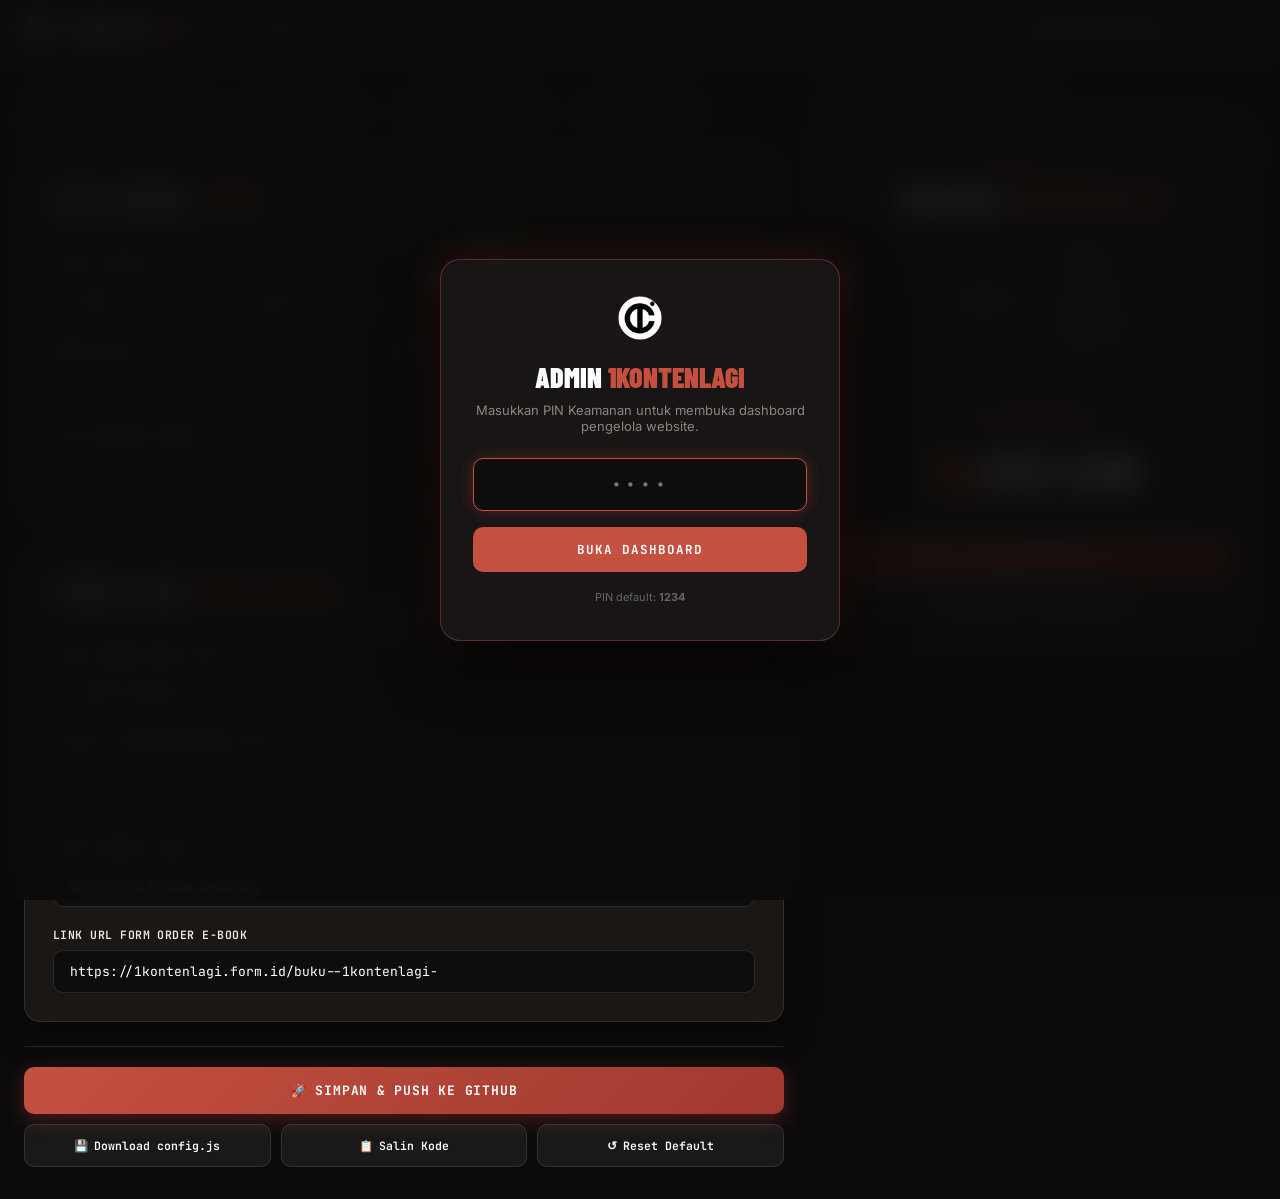
<file: admin.html>
<!DOCTYPE html>
<html lang="id">
<head>
  <meta charset="UTF-8" />
  <meta name="viewport" content="width=device-width, initial-scale=1.0" />
  <title>Admin Panel - Buku #1KONTENLAGI</title>
  <link rel="icon" type="image/png" href="asset image/favicon.png" />
  <link rel="preconnect" href="https://fonts.googleapis.com" />
  <link rel="preconnect" href="https://fonts.gstatic.com" crossorigin />
  <link href="https://fonts.googleapis.com/css2?family=Barlow+Condensed:wght@700;900&family=Inter:wght@300;400;500;600;700&family=JetBrains+Mono:wght@400;500;600;700&family=Montserrat:wght@500;600;700;800&display=swap" rel="stylesheet" />

  <style>
    *, *::before, *::after { box-sizing: border-box; margin: 0; padding: 0; }
    :root {
      --ink: #121110;
      --ink-card: #1a1715;
      --ink-card-hi: #24201d;
      --blood: #a03830;
      --blood-b: #c45040;
      --paper: #f4ede4;
      --muted: #8e867c;
      --line: rgba(232,220,206,0.12);
      --line-hi: rgba(232,220,206,0.22);
      --green: #2ecc71;
    }
    body {
      background: #0c0b0a;
      color: #e8e2da;
      font-family: 'Inter', sans-serif;
      min-height: 100vh;
      display: flex;
      flex-direction: column;
      -webkit-font-smoothing: antialiased;
    }

    /* ─── TOPBAR ─────────────────────────────────────── */
    .admin-nav {
      background: #141210;
      border-bottom: 1px solid var(--line);
      padding: 14px 24px;
      display: flex;
      align-items: center;
      justify-content: space-between;
      position: sticky;
      top: 0;
      z-index: 100;
      backdrop-filter: blur(12px);
    }
    .admin-brand {
      display: flex;
      align-items: center;
      gap: 12px;
      min-width: 0;
    }
    .admin-logo {
      width: 28px; height: 28px;
      flex-shrink: 0;
    }
    .admin-title {
      font-family: 'Barlow Condensed', sans-serif;
      font-size: 20px;
      font-weight: 900;
      text-transform: uppercase;
      letter-spacing: .04em;
      color: #fff;
      white-space: nowrap;
    }
    .admin-title span { color: var(--blood-b); }
    .badge-admin {
      font-family: 'JetBrains Mono', monospace;
      font-size: 10px;
      font-weight: 700;
      background: rgba(196,80,64,0.15);
      color: var(--blood-b);
      border: 1px solid rgba(196,80,64,0.35);
      padding: 3px 8px;
      border-radius: 999px;
      text-transform: uppercase;
      letter-spacing: .08em;
      white-space: nowrap;
    }
    .admin-actions {
      display: flex;
      align-items: center;
      gap: 10px;
      flex-shrink: 0;
    }
    .btn-view-site {
      font-family: 'JetBrains Mono', monospace;
      font-size: 11px;
      font-weight: 600;
      color: var(--paper);
      background: rgba(255,255,255,0.06);
      border: 1px solid var(--line);
      padding: 7px 14px;
      border-radius: 6px;
      text-decoration: none;
      display: inline-flex;
      align-items: center;
      gap: 6px;
      transition: background .2s, border-color .2s;
      white-space: nowrap;
    }
    .btn-view-site:hover {
      background: rgba(255,255,255,0.12);
      border-color: var(--line-hi);
    }
    .btn-view-short { display: none; }
    .btn-view-long { display: inline; }
    .btn-logout {
      font-family: 'JetBrains Mono', monospace;
      font-size: 11px;
      font-weight: 600;
      color: #ff887b;
      background: transparent;
      border: 1px solid rgba(196,80,64,0.3);
      padding: 7px 12px;
      border-radius: 6px;
      cursor: pointer;
      transition: background .2s;
      white-space: nowrap;
    }
    .btn-logout:hover {
      background: rgba(196,80,64,0.15);
    }

    /* ─── MAIN LAYOUT ────────────────────────────────── */
    .admin-container {
      max-width: 1280px;
      margin: 0 auto;
      padding: 32px 24px;
      width: 100%;
      flex: 1;
      display: grid;
      grid-template-columns: 1fr 440px;
      gap: 32px;
      align-items: start;
    }

    /* ─── TABS ───────────────────────────────────────── */
    .tab-bar {
      display: flex;
      gap: 6px;
      border-bottom: 1px solid var(--line);
      margin-bottom: 22px;
      overflow-x: auto;
      -webkit-overflow-scrolling: touch;
      scrollbar-width: none;
      padding-bottom: 4px;
    }
    .tab-bar::-webkit-scrollbar { display: none; }
    .tab-btn {
      background: none;
      border: none;
      color: var(--muted);
      font-family: 'JetBrains Mono', monospace;
      font-size: 11.5px;
      font-weight: 600;
      letter-spacing: .04em;
      padding: 9px 14px;
      border-radius: 8px 8px 0 0;
      cursor: pointer;
      transition: color .2s, border-color .2s;
      border-bottom: 2px solid transparent;
      white-space: nowrap;
      flex-shrink: 0;
    }
    .tab-btn {
      background: none;
      border: none;
      color: var(--muted);
      font-family: 'JetBrains Mono', monospace;
      font-size: 12px;
      font-weight: 600;
      letter-spacing: .04em;
      padding: 10px 16px;
      border-radius: 8px 8px 0 0;
      cursor: pointer;
      transition: color .2s, border-color .2s;
      border-bottom: 2px solid transparent;
      white-space: nowrap;
    }
    .tab-btn.active {
      color: #fff;
      border-bottom-color: var(--blood-b);
      background: rgba(255,255,255,0.02);
    }

    /* ─── FORM CARD ──────────────────────────────────── */
    .admin-card {
      background: var(--ink-card);
      border: 1px solid var(--line);
      border-radius: 16px;
      padding: 28px;
      margin-bottom: 24px;
      box-shadow: 0 12px 32px rgba(0,0,0,0.5);
    }
    .admin-card-header {
      margin-bottom: 22px;
      display: flex;
      align-items: center;
      justify-content: space-between;
    }
    .admin-card-title {
      font-family: 'Barlow Condensed', sans-serif;
      font-size: 22px;
      font-weight: 900;
      text-transform: uppercase;
      letter-spacing: .02em;
      color: #fff;
      display: flex;
      align-items: center;
      gap: 8px;
    }
    .admin-card-title span { color: var(--blood-b); }
    .admin-card-desc {
      font-size: 13px;
      color: var(--muted);
      margin-top: 4px;
      line-height: 1.5;
    }

    .form-group {
      margin-bottom: 20px;
    }
    .form-group:last-child {
      margin-bottom: 0;
    }
    .form-label {
      display: flex;
      align-items: center;
      justify-content: space-between;
      font-family: 'JetBrains Mono', monospace;
      font-size: 11.5px;
      font-weight: 600;
      color: var(--paper);
      margin-bottom: 8px;
      text-transform: uppercase;
      letter-spacing: .04em;
    }
    .form-label-hint {
      font-size: 10.5px;
      color: var(--muted);
      text-transform: none;
      font-weight: 400;
    }
    .form-input, .form-textarea {
      width: 100%;
      background: #0f0d0c;
      border: 1.5px solid var(--line);
      color: #fff;
      font-family: 'Inter', sans-serif;
      font-size: 14px;
      padding: 12px 16px;
      border-radius: 10px;
      outline: none;
      transition: border-color .2s, box-shadow .2s;
    }
    .form-input:focus, .form-textarea:focus {
      border-color: var(--blood-b);
      box-shadow: 0 0 16px rgba(196,80,64,0.25);
    }
    .form-input-mono {
      font-family: 'JetBrains Mono', monospace;
      font-size: 13px;
    }
    .form-grid-2 {
      display: grid;
      grid-template-columns: 1fr 1fr;
      gap: 16px;
    }
    @media (max-width: 600px) {
      .form-grid-2 { grid-template-columns: 1fr; }
    }

    /* Toggle Switch */
    .toggle-row {
      display: flex;
      align-items: center;
      justify-content: space-between;
      padding: 12px 16px;
      background: #0f0d0c;
      border: 1px solid var(--line);
      border-radius: 10px;
      margin-bottom: 12px;
    }
    .toggle-info strong {
      display: block;
      font-size: 13.5px;
      color: #fff;
      font-weight: 600;
    }
    .toggle-info small {
      font-size: 12px;
      color: var(--muted);
    }
    .switch {
      position: relative;
      display: inline-block;
      width: 44px;
      height: 24px;
      flex-shrink: 0;
    }
    .switch input { opacity: 0; width: 0; height: 0; }
    .slider {
      position: absolute;
      cursor: pointer;
      top: 0; left: 0; right: 0; bottom: 0;
      background-color: #2a2522;
      transition: .3s;
      border-radius: 24px;
    }
    .slider:before {
      position: absolute;
      content: "";
      height: 18px; width: 18px;
      left: 3px; bottom: 3px;
      background-color: white;
      transition: .3s;
      border-radius: 50%;
    }
    input:checked + .slider {
      background-color: var(--blood-b);
    }
    input:checked + .slider:before {
      transform: translateX(20px);
    }

    /* ─── ACTION BUTTONS BAR ─────────────────────────── */
    .action-bar {
      display: flex;
      flex-wrap: wrap;
      gap: 10px;
      margin-top: 24px;
      padding-top: 20px;
      border-top: 1px solid var(--line);
    }
    .btn-primary {
      flex: 1 1 100%;
      background: linear-gradient(135deg, #c45040 0%, #a03830 100%);
      color: #fff;
      font-family: 'JetBrains Mono', monospace;
      font-size: 13px;
      font-weight: 700;
      letter-spacing: .06em;
      text-transform: uppercase;
      padding: 15px 22px;
      border-radius: 10px;
      border: none;
      cursor: pointer;
      box-shadow: 0 6px 20px rgba(160,56,48,0.4);
      transition: transform .2s, box-shadow .2s, opacity .2s;
      display: flex;
      align-items: center;
      justify-content: center;
      gap: 8px;
    }
    .btn-primary:hover {
      transform: translateY(-2px);
      box-shadow: 0 10px 28px rgba(160,56,48,0.6);
      opacity: .95;
    }
    .btn-secondary {
      flex: 1 1 calc(33.333% - 10px);
      min-width: 140px;
      background: rgba(255,255,255,0.06);
      color: #fff;
      font-family: 'JetBrains Mono', monospace;
      font-size: 11.5px;
      font-weight: 600;
      padding: 13px 14px;
      border-radius: 10px;
      border: 1px solid var(--line);
      cursor: pointer;
      transition: background .2s, border-color .2s;
      display: flex;
      align-items: center;
      justify-content: center;
      gap: 6px;
      text-align: center;
    }
    .btn-secondary:hover {
      background: rgba(255,255,255,0.12);
      border-color: var(--line-hi);
    }

    /* ─── RESPONSIVE RULES (SUPER AMAN: DESKTOP, TABLET, HP) ─── */
    @media (max-width: 992px) {
      .admin-container {
        grid-template-columns: 1fr;
        padding: 24px 18px;
        gap: 28px;
      }
      .preview-sticky-wrap {
        position: static;
        margin-top: 10px;
      }
      .preview-box {
        max-width: 520px;
        margin: 0 auto;
      }
    }

    @media (max-width: 768px) {
      .admin-container {
        padding: 18px 14px;
      }
      .admin-card {
        padding: 20px 16px;
        border-radius: 14px;
      }
      .admin-card-title {
        font-size: 20px;
      }
      .btn-secondary {
        flex: 1 1 calc(50% - 10px);
      }
    }

    @media (max-width: 600px) {
      .admin-nav {
        padding: 10px 14px;
      }
      .badge-admin {
        display: none;
      }
      .admin-title {
        font-size: 17px;
      }
      .btn-view-long { display: none; }
      .btn-view-short { display: inline; }
      .btn-view-site {
        padding: 6px 10px;
        font-size: 10px;
      }
      .btn-logout {
        padding: 6px 10px;
        font-size: 10px;
      }
      .form-input, .form-textarea {
        font-size: 16px; /* Cegah auto-zoom iOS Safari */
        padding: 11px 13px;
      }
      .form-label {
        font-size: 11px;
      }
      .btn-secondary {
        flex: 1 1 100%;
      }
      .toast {
        left: 14px;
        right: 14px;
        bottom: 14px;
        padding: 13px 16px;
        font-size: 12.5px;
        justify-content: center;
        text-align: center;
      }
      .login-box {
        padding: 28px 18px;
        border-radius: 16px;
      }
      .login-box h2 {
        font-size: 24px;
      }
      .login-input {
        font-size: 20px;
        padding: 12px;
      }
      .pv-title {
        font-size: 1.85rem;
      }
      .pv-price {
        font-size: 2.8rem;
      }
      .pv-mockup-img {
        max-width: 170px;
      }
    }

    /* ─── PREVIEW BOX (RIGHT SIDE) ───────────────────── */
    .preview-sticky-wrap {
      position: sticky;
      top: 90px;
    }
    .preview-label-tag {
      display: flex;
      align-items: center;
      gap: 8px;
      font-family: 'JetBrains Mono', monospace;
      font-size: 11px;
      font-weight: 700;
      color: var(--blood-b);
      text-transform: uppercase;
      letter-spacing: .12em;
      margin-bottom: 12px;
    }
    .preview-label-tag::before {
      content: ''; width: 6px; height: 6px; border-radius: 50%;
      background: var(--blood-b);
    }
    .preview-box {
      background: linear-gradient(165deg, #1c1816 0%, #12100f 100%);
      border: 1.5px solid rgba(196,80,64,0.45);
      border-radius: 20px;
      padding: 28px 24px;
      text-align: center;
      box-shadow: 0 20px 50px rgba(0,0,0,0.8), 0 0 30px rgba(196,80,64,0.15);
      position: relative;
    }
    .pv-kicker {
      display: inline-flex; align-items: center; gap: 6px;
      font-family: 'JetBrains Mono', monospace;
      font-size: 9.5px; font-weight: 700;
      letter-spacing: .15em; text-transform: uppercase;
      color: var(--blood-b);
      background: rgba(196,80,64,.08);
      border: 1px solid rgba(196,80,64,.28);
      padding: 4px 12px; border-radius: 999px;
      margin-bottom: 12px;
    }
    .pv-title {
      font-family: 'Barlow Condensed', sans-serif;
      font-size: 2.2rem;
      font-weight: 900;
      line-height: .98;
      text-transform: uppercase;
      color: #fff;
      margin-bottom: 14px;
    }
    .pv-title .r { color: var(--blood-b); }
    .pv-mockup-img {
      max-width: 220px;
      margin: 0 auto 16px;
      display: block;
      filter: drop-shadow(0 10px 20px rgba(0,0,0,0.8));
    }
    .pv-strike {
      background: rgba(160,56,48,0.18);
      border: 1px solid rgba(196,80,64,0.4);
      color: #ff9d91;
      font-family: 'JetBrains Mono', monospace;
      font-size: 13px; font-weight: 600;
      text-decoration: line-through;
      padding: 6px 14px; border-radius: 6px;
      display: inline-block; margin-bottom: 12px;
    }
    .pv-price {
      font-family: 'Barlow Condensed', sans-serif;
      font-size: 3.4rem;
      font-weight: 900;
      line-height: .95;
      color: #fff;
      margin-bottom: 8px;
    }
    .pv-price span { color: var(--blood-b); }
    .pv-inst {
      font-family: 'JetBrains Mono', monospace;
      font-size: 11px;
      color: var(--muted);
      margin-bottom: 20px;
    }
    .pv-btn-fisik {
      display: block;
      background: linear-gradient(135deg, #c45040 0%, #a03830 100%);
      color: #fff;
      font-family: 'JetBrains Mono', monospace;
      font-size: 11px;
      font-weight: 700;
      padding: 12px;
      border-radius: 8px;
      margin-bottom: 8px;
      text-decoration: none;
      text-transform: uppercase;
    }
    .pv-btn-ebook {
      display: block;
      background: rgba(255,255,255,0.05);
      border: 1px solid var(--line);
      color: #fff;
      font-family: 'JetBrains Mono', monospace;
      font-size: 11px;
      font-weight: 700;
      padding: 12px;
      border-radius: 8px;
      text-decoration: none;
      text-transform: uppercase;
    }

    /* ─── TOAST NOTIFICATION ─────────────────────────── */
    .toast {
      position: fixed;
      bottom: 24px;
      right: 24px;
      background: #1e1b18;
      border: 1.5px solid var(--line-hi);
      padding: 16px 22px;
      border-radius: 12px;
      color: #fff;
      font-size: 13.5px;
      font-weight: 500;
      box-shadow: 0 16px 40px rgba(0,0,0,0.8);
      transform: translateY(100px);
      opacity: 0;
      transition: transform .3s cubic-bezier(0.16,1,0.3,1), opacity .3s;
      z-index: 9999;
      display: flex;
      align-items: center;
      gap: 12px;
    }
    .toast.show {
      transform: translateY(0);
      opacity: 1;
    }
    .toast.success { border-color: #2ecc71; }
    /* Floating Preview Jump Button for Mobile */
    .mobile-preview-float-btn {
      display: none;
      position: fixed;
      bottom: 20px;
      right: 20px;
      z-index: 999;
      background: #1e1b18;
      border: 1.5px solid var(--blood-b);
      color: #fff;
      font-family: 'JetBrains Mono', monospace;
      font-size: 11.5px;
      font-weight: 700;
      padding: 10px 16px;
      border-radius: 999px;
      box-shadow: 0 8px 24px rgba(0,0,0,0.85), 0 0 16px rgba(196,80,64,0.3);
      text-decoration: none;
      align-items: center;
      gap: 6px;
      transition: transform .2s, background .2s;
    }
    .mobile-preview-float-btn:active {
      transform: scale(0.96);
      background: var(--ink-card-hi);
    }
    @media (max-width: 992px) {
      .mobile-preview-float-btn {
        display: inline-flex;
      }
    }

    /* ─── LOGIN GATE MODAL ───────────────────────────── */
    .login-overlay {
      position: fixed;
      top: 0; left: 0; width: 100%; height: 100%;
      background: rgba(12,11,10,0.92);
      backdrop-filter: blur(14px);
      z-index: 99999;
      display: flex;
      align-items: center;
      justify-content: center;
      padding: 24px;
    }
    .login-box {
      background: #181514;
      border: 1.5px solid rgba(196,80,64,0.4);
      border-radius: 20px;
      padding: 36px 32px;
      width: 100%;
      max-width: 400px;
      text-align: center;
      box-shadow: 0 24px 60px rgba(0,0,0,0.9), 0 0 40px rgba(196,80,64,0.2);
    }
    .login-box h2 {
      font-family: 'Barlow Condensed', sans-serif;
      font-size: 28px;
      font-weight: 900;
      text-transform: uppercase;
      color: #fff;
      margin-bottom: 8px;
    }
    .login-box h2 span { color: var(--blood-b); }
    .login-box p {
      font-size: 13px;
      color: var(--muted);
      margin-bottom: 24px;
    }
    .login-input {
      width: 100%;
      background: #0f0d0c;
      border: 1.5px solid var(--line);
      color: #fff;
      font-family: 'JetBrains Mono', monospace;
      font-size: 18px;
      letter-spacing: .2em;
      text-align: center;
      padding: 14px;
      border-radius: 10px;
      margin-bottom: 16px;
      outline: none;
    }
    .login-input:focus {
      border-color: var(--blood-b);
      box-shadow: 0 0 16px rgba(196,80,64,0.3);
    }
    .login-btn {
      width: 100%;
      background: var(--blood-b);
      color: #fff;
      font-family: 'JetBrains Mono', monospace;
      font-size: 12.5px;
      font-weight: 700;
      letter-spacing: .08em;
      text-transform: uppercase;
      padding: 14px;
      border-radius: 10px;
      border: none;
      cursor: pointer;
      transition: background .2s;
    }
    .login-btn:hover {
      background: var(--blood);
    }
    .login-err {
      color: #ff7675;
      font-size: 12px;
      margin-top: 12px;
      display: none;
    }

    /* Modal panduan GitHub Token */
    .hint-box {
      background: rgba(196,80,64,0.06);
      border: 1px dashed rgba(196,80,64,0.3);
      padding: 14px 18px;
      border-radius: 10px;
      margin-top: 14px;
      font-size: 12px;
      color: #cfc8bf;
      line-height: 1.6;
    }
    .hint-box ol {
      margin-left: 18px;
      margin-top: 6px;
    }
    .hint-box a {
      color: #ff887b;
      text-decoration: underline;
    }
  </style>
</head>
<body>

  <!-- LOGIN GATE -->
  <div class="login-overlay" id="loginOverlay">
    <div class="login-box">
      <img src="asset image/favicon.png" alt="Logo" style="width: 44px; height: 44px; margin: 0 auto 16px;" />
      <h2>Admin <span>1KONTENLAGI</span></h2>
      <p>Masukkan PIN Keamanan untuk membuka dashboard pengelola website.</p>
      <input type="password" id="pinInput" class="login-input" placeholder="••••" maxlength="10" autofocus />
      <button class="login-btn" onclick="checkPin()">Buka Dashboard</button>
      <div id="loginErr" class="login-err">PIN yang kamu masukkan salah!</div>
      <p style="font-size: 11px; color: #666; margin-top: 18px; margin-bottom: 0;">PIN default: <strong>1234</strong></p>
    </div>
  </div>

  <!-- TOPBAR -->
  <header class="admin-nav">
    <div class="admin-brand">
      <img src="asset image/favicon.png" alt="Logo" class="admin-logo" />
      <div class="admin-title">#1KONTEN<span>LAGI</span></div>
      <span class="badge-admin">Admin Dashboard</span>
    </div>
    <div class="admin-actions">
      <a href="index.html" target="_blank" class="btn-view-site">
        Lihat Landing Page ↗
      </a>
      <button class="btn-logout" onclick="logout()">Kunci</button>
    </div>
  </header>

  <!-- MAIN CONTAINER -->
  <main class="admin-container">

    <!-- LEFT COLUMN: FORM SETTINGS -->
    <div class="admin-main-col">

      <!-- TABS -->
      <div class="tab-bar">
        <button class="tab-btn active" onclick="switchTab('pricingTab', this)">1. Harga &amp; Link Order</button>
        <button class="tab-btn" onclick="switchTab('pixelTab', this)">2. Meta Ads Pixel</button>
        <button class="tab-btn" onclick="switchTab('githubTab', this)">3. Auto-Push GitHub</button>
        <button class="tab-btn" onclick="switchTab('securityTab', this)">4. Keamanan PIN</button>
      </div>

      <!-- TAB 1: PRICING & LINKS -->
      <div id="pricingTab" class="tab-content">
        <div class="admin-card">
          <div class="admin-card-header">
            <div>
              <div class="admin-card-title">Teks &amp; Nominal <span>Harga</span></div>
              <div class="admin-card-desc">Ubah judul, harga coret, harga diskon, dan teks petunjuk di section pricing.</div>
            </div>
          </div>

          <div class="form-group">
            <label class="form-label">
              Judul Section
              <span class="form-label-hint">HTML tag &lt;span class="r"&gt; untuk warna merah</span>
            </label>
            <input type="text" id="cfgTitle" class="form-input" oninput="updateLivePreview()" />
          </div>

          <div class="form-grid-2">
            <div class="form-group">
              <label class="form-label">Harga Coret</label>
              <input type="text" id="cfgStrike" class="form-input form-input-mono" oninput="updateLivePreview()" placeholder="Dari Rp399.000" />
            </div>
            <div class="form-group">
              <label class="form-label">Nominal Harga Utama</label>
              <input type="text" id="cfgPriceNum" class="form-input form-input-mono" oninput="updateLivePreview()" placeholder="123.456" />
            </div>
          </div>

          <div class="form-group">
            <label class="form-label">Teks Petunjuk Tombol</label>
            <input type="text" id="cfgInstruction" class="form-input" oninput="updateLivePreview()" placeholder="Klik tombol dibawah untuk Order Buku ↘" />
          </div>
        </div>

        <div class="admin-card">
          <div class="admin-card-header">
            <div>
              <div class="admin-card-title">Tombol &amp; Link <span>Order Checkout</span></div>
              <div class="admin-card-desc">Atur nama tombol dan link form order (otomatis memperbarui seluruh landing page).</div>
            </div>
          </div>

          <div class="form-group">
            <label class="form-label">Label Tombol Buku Fisik</label>
            <input type="text" id="cfgBtnPhysText" class="form-input" oninput="updateLivePreview()" placeholder="Order Buku Fisik Sekarang" />
          </div>
          <div class="form-group">
            <label class="form-label">Link URL Form Order Buku Fisik</label>
            <input type="url" id="cfgBtnPhysUrl" class="form-input form-input-mono" placeholder="https://1kontenlagi.form.id/buku--1kontenlagi-" />
          </div>

          <hr style="border: none; border-top: 1px dashed var(--line); margin: 20px 0;" />

          <div class="form-group">
            <label class="form-label">Label Tombol E-Book</label>
            <input type="text" id="cfgBtnEbookText" class="form-input" oninput="updateLivePreview()" placeholder="Order Versi E-Book Sekarang" />
          </div>
          <div class="form-group">
            <label class="form-label">Link URL Form Order E-Book</label>
            <input type="url" id="cfgBtnEbookUrl" class="form-input form-input-mono" placeholder="https://1kontenlagi.form.id/buku--1kontenlagi-" />
          </div>
        </div>
      </div>

      <!-- TAB 2: META ADS PIXEL -->
      <div id="pixelTab" class="tab-content" style="display: none;">
        <div class="admin-card">
          <div class="admin-card-header">
            <div>
              <div class="admin-card-title">Meta Ads <span>Pixel Tracking</span></div>
              <div class="admin-card-desc">Pasang ID Pixel dari Meta Events Manager (Facebook &amp; Instagram Ads).</div>
            </div>
          </div>

          <div class="form-group">
            <label class="form-label">
              Meta Pixel ID
              <span class="form-label-hint">Hanya ID angka, misal: 987654321012345</span>
            </label>
            <input type="text" id="cfgPixelId" class="form-input form-input-mono" placeholder="Contoh: 182749102938472" />
          </div>

          <div class="toggle-row">
            <div class="toggle-info">
              <strong>Track PageView Otomatis</strong>
              <small>Mengirim event PageView setiap kali ada pengunjung membuka website</small>
            </div>
            <label class="switch">
              <input type="checkbox" id="cfgTrackPageView" checked />
              <span class="slider"></span>
            </label>
          </div>

          <div class="toggle-row">
            <div class="toggle-info">
              <strong>Track InitiateCheckout Saat Tombol Order Diklik</strong>
              <small>Mengirim event InitiateCheckout beserta nilai harga saat pengunjung mengklik tombol Order</small>
            </div>
            <label class="switch">
              <input type="checkbox" id="cfgTrackCheckout" checked />
              <span class="slider"></span>
            </label>
          </div>

          <div class="hint-box">
            💡 <strong>Info Cara Mendapatkan Meta Pixel ID:</strong>
            <ol>
              <li>Buka <a href="https://adsmanager.facebook.com/events_manager" target="_blank">Meta Events Manager</a>.</li>
              <li>Pilih Data Sources &rarr; Pixel kamu.</li>
              <li>Salin <strong>Pixel ID</strong> (kumpulan angka 15-16 digit) dan tempel di form atas.</li>
            </ol>
          </div>
        </div>
      </div>

      <!-- TAB 3: GITHUB AUTO-PUSH -->
      <div id="githubTab" class="tab-content" style="display: none;">
        <div class="admin-card">
          <div class="admin-card-header">
            <div>
              <div class="admin-card-title">Sinkronisasi Otomatis <span>GitHub API</span></div>
              <div class="admin-card-desc">Sekali setup Token, kamu bisa langsung simpan perubahan ke GitHub hanya dengan 1 klik dari HP atau laptop mana pun!</div>
            </div>
          </div>

          <div class="form-grid-2">
            <div class="form-group">
              <label class="form-label">GitHub Username / Owner</label>
              <input type="text" id="ghOwner" class="form-input form-input-mono" value="magnoliateam" />
            </div>
            <div class="form-group">
              <label class="form-label">Nama Repository</label>
              <input type="text" id="ghRepo" class="form-input form-input-mono" value="Buku-1KONTENLAGI" />
            </div>
          </div>

          <div class="form-group">
            <label class="form-label">
              GitHub Personal Access Token (PAT)
              <span class="form-label-hint">Hanya tersimpan di browser kamu</span>
            </label>
            <input type="password" id="ghToken" class="form-input form-input-mono" placeholder="ghp_xxxxxxxxxxxxxxxxxxxx" />
          </div>

          <div class="hint-box">
            🚀 <strong>Cara Bikin GitHub Personal Access Token (Gratis &amp; Cepat 1 Menit):</strong>
            <ol>
              <li>Buka <a href="https://github.com/settings/tokens/new" target="_blank">GitHub Tokens Settings</a>.</li>
              <li>Beri nama Note (misal: <em>Buku Admin</em>), pilih Expiration: <em>No expiration</em>.</li>
              <li>Centang izin <strong>repo</strong> (Full control of private/public repositories).</li>
              <li>Klik <strong>Generate token</strong> di bawah, lalu salin tokennya (awalan <code>ghp_...</code>) dan tempel di sini.</li>
            </ol>
          </div>
        </div>
      </div>

      <!-- TAB 4: SECURITY PIN -->
      <div id="securityTab" class="tab-content" style="display: none;">
        <div class="admin-card">
          <div class="admin-card-header">
            <div>
              <div class="admin-card-title">Keamanan <span>PIN Akses</span></div>
              <div class="admin-card-desc">Ubah PIN untuk mengunci akses halaman admin ini.</div>
            </div>
          </div>

          <div class="form-group">
            <label class="form-label">PIN Baru</label>
            <input type="password" id="newPinInput" class="form-input form-input-mono" placeholder="Masukkan PIN baru" maxlength="12" />
          </div>
          <button type="button" class="btn-secondary" onclick="updatePin()">Simpan PIN Baru</button>
        </div>
      </div>

      <!-- BOTTOM ACTION BAR -->
      <div class="action-bar">
        <button type="button" class="btn-primary" onclick="saveToGitHub()">
          <span>🚀</span> Simpan &amp; Push ke GitHub
        </button>
        <button type="button" class="btn-secondary" onclick="downloadConfigFile()">
          <span>💾</span> Download config.js
        </button>
        <button type="button" class="btn-secondary" onclick="copyConfigCode()">
          <span>📋</span> Salin Kode
        </button>
        <button type="button" class="btn-secondary" onclick="resetToDefault()">
          <span>↺</span> Reset Default
        </button>
      </div>

      <div id="syncStatus" style="margin-top: 14px; font-size: 13px; font-family: 'JetBrains Mono', monospace; display: none;"></div>

    </div>

    <!-- RIGHT COLUMN: LIVE PREVIEW -->
    <div class="admin-preview-col" id="livePreviewSection">
      <div class="preview-sticky-wrap">
        <div class="preview-label-tag">Live Preview (Kotak Pricing)</div>
        <div class="preview-box">
          <div class="pv-kicker">Investment Value</div>
          <div class="pv-title" id="pvTitle">BERAPA <span class="r">HARGANYA?</span></div>
          <img src="asset image/MockUp 1KONTENLAGI.png" alt="Mockup" class="pv-mockup-img" />
          <div class="pv-strike" id="pvStrike">Dari Rp399.000</div>
          <div class="pv-price" id="pvPrice"><span>Rp</span>123.456</div>
          <div class="pv-inst" id="pvInst">Klik tombol dibawah untuk Order Buku ↘</div>
          <a href="#" class="pv-btn-fisik" id="pvBtnFisik">Order Buku Fisik Sekarang</a>
          <a href="#" class="pv-btn-ebook" id="pvBtnEbook">Order Versi E-Book Sekarang</a>
        </div>
      </div>
    </div>

  </main>

  <!-- TOAST -->
  <div id="toast" class="toast">
    <span id="toastIcon">✓</span>
    <span id="toastMsg">Pengaturan berhasil disimpan!</span>
  </div>

  <!-- FLOATING PREVIEW JUMP BUTTON (MOBILE ONLY) -->
  <a href="#livePreviewSection" class="mobile-preview-float-btn" id="mobilePreviewBtn" onclick="toggleMobilePreview(event)">
    👁️ Live Preview
  </a>

  <script src="config.js"></script>
  <script>
    // ─── PIN SECURITY ──────────────────────────────────
    function getStoredPin() {
      return localStorage.getItem('admin_pin_1kontenlagi') || '1234';
    }
    function checkPin() {
      const entered = document.getElementById('pinInput').value.trim();
      const actual = getStoredPin();
      if (entered === actual) {
        document.getElementById('loginOverlay').style.display = 'none';
        sessionStorage.setItem('admin_logged_in', 'true');
      } else {
        document.getElementById('loginErr').style.display = 'block';
        document.getElementById('pinInput').value = '';
      }
    }
    document.getElementById('pinInput').addEventListener('keydown', function(e) {
      if (e.key === 'Enter') checkPin();
    });
    if (sessionStorage.getItem('admin_logged_in') === 'true') {
      document.getElementById('loginOverlay').style.display = 'none';
    }
    function logout() {
      sessionStorage.removeItem('admin_logged_in');
      location.reload();
    }
    function updatePin() {
      const newPin = document.getElementById('newPinInput').value.trim();
      if (!newPin) {
        showToast('PIN tidak boleh kosong!', 'error');
        return;
      }
      localStorage.setItem('admin_pin_1kontenlagi', newPin);
      document.getElementById('newPinInput').value = '';
      showToast('PIN berhasil diubah menjadi: ' + newPin, 'success');
    }

    // ─── TABS ──────────────────────────────────────────
    function switchTab(tabId, btn) {
      document.querySelectorAll('.tab-content').forEach(el => el.style.display = 'none');
      document.querySelectorAll('.tab-btn').forEach(el => el.classList.remove('active'));
      document.getElementById(tabId).style.display = 'block';
      btn.classList.add('active');
    }

    // ─── FORM POPULATION & LIVE PREVIEW ────────────────
    const DEFAULT_CONFIG = {
      pricing: {
        title: 'BERAPA <span class="r">HARGANYA?</span>',
        strikePrice: 'Dari Rp399.000',
        mainPriceNumber: '123.456',
        currencyPrefix: 'Rp',
        instruction: 'Klik tombol dibawah untuk Order Buku ↘',
        btnPhysicalText: 'Order Buku Fisik Sekarang',
        btnPhysicalUrl: 'https://1kontenlagi.form.id/buku--1kontenlagi-',
        btnEbookText: 'Order Versi E-Book Sekarang',
        btnEbookUrl: 'https://1kontenlagi.form.id/buku--1kontenlagi-'
      },
      pixel: {
        metaPixelId: '',
        trackPageView: true,
        trackInitiateCheckout: true,
        value: 123456,
        currency: 'IDR'
      }
    };

    function loadFormValues() {
      let cfg = window.SITE_CONFIG || DEFAULT_CONFIG;
      try {
        const local = localStorage.getItem('SITE_CONFIG_1KONTENLAGI');
        if (local) {
          const parsed = JSON.parse(local);
          if (parsed && parsed.pricing) cfg = parsed;
        }
      } catch (e) {}

      const p = cfg.pricing || DEFAULT_CONFIG.pricing;
      const px = cfg.pixel || DEFAULT_CONFIG.pixel;

      document.getElementById('cfgTitle').value = p.title || DEFAULT_CONFIG.pricing.title;
      document.getElementById('cfgStrike').value = p.strikePrice || DEFAULT_CONFIG.pricing.strikePrice;
      document.getElementById('cfgPriceNum').value = p.mainPriceNumber || DEFAULT_CONFIG.pricing.mainPriceNumber;
      document.getElementById('cfgInstruction').value = p.instruction || DEFAULT_CONFIG.pricing.instruction;
      document.getElementById('cfgBtnPhysText').value = p.btnPhysicalText || DEFAULT_CONFIG.pricing.btnPhysicalText;
      document.getElementById('cfgBtnPhysUrl').value = p.btnPhysicalUrl || DEFAULT_CONFIG.pricing.btnPhysicalUrl;
      document.getElementById('cfgBtnEbookText').value = p.btnEbookText || DEFAULT_CONFIG.pricing.btnEbookText;
      document.getElementById('cfgBtnEbookUrl').value = p.btnEbookUrl || DEFAULT_CONFIG.pricing.btnEbookUrl;

      document.getElementById('cfgPixelId').value = px.metaPixelId || '';
      document.getElementById('cfgTrackPageView').checked = px.trackPageView !== false;
      document.getElementById('cfgTrackCheckout').checked = px.trackInitiateCheckout !== false;

      // GitHub credentials from localStorage
      document.getElementById('ghOwner').value = localStorage.getItem('gh_owner') || 'magnoliateam';
      document.getElementById('ghRepo').value = localStorage.getItem('gh_repo') || 'Buku-1KONTENLAGI';
      document.getElementById('ghToken').value = localStorage.getItem('gh_token') || '';

      updateLivePreview();
    }

    function updateLivePreview() {
      const title = document.getElementById('cfgTitle').value;
      const strike = document.getElementById('cfgStrike').value;
      const priceNum = document.getElementById('cfgPriceNum').value;
      const inst = document.getElementById('cfgInstruction').value;
      const btnPhys = document.getElementById('cfgBtnPhysText').value;
      const btnEbook = document.getElementById('cfgBtnEbookText').value;

      document.getElementById('pvTitle').innerHTML = title || 'BERAPA <span class="r">HARGANYA?</span>';
      document.getElementById('pvStrike').textContent = strike || 'Dari Rp399.000';
      document.getElementById('pvPrice').innerHTML = '<span>Rp</span>' + (priceNum || '123.456');
      document.getElementById('pvInst').textContent = inst || 'Klik tombol dibawah untuk Order Buku ↘';
      document.getElementById('pvBtnFisik').textContent = btnPhys || 'Order Buku Fisik Sekarang';
      document.getElementById('pvBtnEbook').textContent = btnEbook || 'Order Versi E-Book Sekarang';
    }

    function buildConfigObject() {
      const priceRaw = document.getElementById('cfgPriceNum').value.replace(/\D/g, '');
      const priceVal = parseInt(priceRaw, 10) || 123456;

      return {
        pricing: {
          title: document.getElementById('cfgTitle').value.trim(),
          strikePrice: document.getElementById('cfgStrike').value.trim(),
          mainPriceNumber: document.getElementById('cfgPriceNum').value.trim(),
          currencyPrefix: 'Rp',
          instruction: document.getElementById('cfgInstruction').value.trim(),
          btnPhysicalText: document.getElementById('cfgBtnPhysText').value.trim(),
          btnPhysicalUrl: document.getElementById('cfgBtnPhysUrl').value.trim(),
          btnEbookText: document.getElementById('cfgBtnEbookText').value.trim(),
          btnEbookUrl: document.getElementById('cfgBtnEbookUrl').value.trim()
        },
        pixel: {
          metaPixelId: document.getElementById('cfgPixelId').value.trim(),
          trackPageView: document.getElementById('cfgTrackPageView').checked,
          trackInitiateCheckout: document.getElementById('cfgTrackCheckout').checked,
          value: priceVal,
          currency: 'IDR'
        }
      };
    }

    function buildConfigFileString(cfg) {
      return `/**
 * CONFIGURASI DINAMIS - BUKU #1KONTENLAGI
 * Diperbarui otomatis dari Admin Panel pada ${new Date().toLocaleString('id-ID')}
 */
window.SITE_CONFIG = ${JSON.stringify(cfg, null, 2)};
`;
    }

    // ─── GITHUB REST API AUTO COMMIT ───────────────────
    async function saveToGitHub() {
      const owner = document.getElementById('ghOwner').value.trim();
      const repo = document.getElementById('ghRepo').value.trim();
      const token = document.getElementById('ghToken').value.trim();

      if (!token) {
        switchTab('githubTab', document.querySelectorAll('.tab-btn')[2]);
        showToast('Masukkan GitHub Token terlebih dahulu!', 'error');
        document.getElementById('ghToken').focus();
        return;
      }

      // Save token to localStorage for convenience
      localStorage.setItem('gh_owner', owner);
      localStorage.setItem('gh_repo', repo);
      localStorage.setItem('gh_token', token);

      const cfgObj = buildConfigObject();
      // Simpan langsung ke localStorage agar preview browser lokal langsung terupdate instan!
      localStorage.setItem('SITE_CONFIG_1KONTENLAGI', JSON.stringify(cfgObj));
      window.SITE_CONFIG = cfgObj;

      const statusEl = document.getElementById('syncStatus');
      statusEl.style.display = 'block';
      statusEl.style.color = '#f39c12';
      statusEl.textContent = '⏳ Menghubungi GitHub API & memeriksa file config.js...';

      const fileContent = buildConfigFileString(cfgObj);
      const filePath = 'config.js';
      const apiUrl = `https://api.github.com/repos/${owner}/${repo}/contents/${filePath}`;

      try {
        // 1. Ambil SHA file yang ada
        let sha = null;
        const authHeader = token.startsWith('github_pat_') ? ('Bearer ' + token) : ('token ' + token);
        const getRes = await fetch(apiUrl, {
          headers: {
            'Authorization': authHeader,
            'Accept': 'application/vnd.github.v3+json'
          }
        });
        if (getRes.ok) {
          const data = await getRes.json();
          sha = data.sha;
        }

        // 2. Commit perubahan baru via PUT
        statusEl.textContent = '⏳ Mengunggah commit ke repository GitHub...';
        const putRes = await fetch(apiUrl, {
          method: 'PUT',
          headers: {
            'Authorization': authHeader,
            'Accept': 'application/vnd.github.v3+json',
            'Content-Type': 'application/json'
          },
          body: JSON.stringify({
            message: 'chore: update pricing, links, and pixel settings via Admin',
            content: btoa(unescape(encodeURIComponent(fileContent))),
            sha: sha || undefined
          })
        });

        if (!putRes.ok) {
          const errData = await putRes.json();
          throw new Error(errData.message || 'Gagal menyimpan ke GitHub.');
        }

        statusEl.style.color = '#2ecc71';
        statusEl.textContent = '✅ Berhasil disimpan & di-commit langsung ke GitHub! Website akan otomatis terupdate.';
        showToast('Sukses! Perubahan berhasil di-push ke GitHub.', 'success');
      } catch (err) {
        console.error(err);
        statusEl.style.color = '#e74c3c';
        statusEl.textContent = '❌ Error: ' + err.message;
        showToast('Gagal: ' + err.message, 'error');
      }
    }

    // ─── DOWNLOAD & COPY FALLBACK ──────────────────────
    function downloadConfigFile() {
      const cfgObj = buildConfigObject();
      const content = buildConfigFileString(cfgObj);
      const blob = new Blob([content], { type: 'application/javascript;charset=utf-8;' });
      const link = document.createElement('a');
      link.href = URL.createObjectURL(blob);
      link.download = 'config.js';
      link.click();
      showToast('File config.js berhasil di-download!', 'success');
    }

    function copyConfigCode() {
      const cfgObj = buildConfigObject();
      const content = buildConfigFileString(cfgObj);
      navigator.clipboard.writeText(content).then(() => {
        showToast('Kode config.js berhasil disalin ke clipboard!', 'success');
      }).catch(() => {
        showToast('Gagal menyalin kode.', 'error');
      });
    }

    function resetToDefault() {
      if (confirm('Apakah kamu yakin ingin mengembalikan semua ke pengaturan awal?')) {
        window.SITE_CONFIG = DEFAULT_CONFIG;
        loadFormValues();
        showToast('Pengaturan telah di-reset ke nilai bawaan.', 'success');
      }
    }

    // ─── TOAST NOTIFICATION ───────────────────────────
    function showToast(msg, type = 'success') {
      const t = document.getElementById('toast');
      const icon = document.getElementById('toastIcon');
      const text = document.getElementById('toastMsg');

      t.className = 'toast ' + type + ' show';
      icon.textContent = type === 'success' ? '✓' : '⚠️';
      text.textContent = msg;

      setTimeout(() => {
        t.className = 'toast ' + type;
      }, 3500);
    }

    // ─── MOBILE PREVIEW JUMP TOGGLE ───────────────────
    function toggleMobilePreview(e) {
      if (e) e.preventDefault();
      const previewEl = document.getElementById('livePreviewSection');
      if (!previewEl) return;
      const btn = document.getElementById('mobilePreviewBtn');
      const isAtPreview = window.scrollY > previewEl.offsetTop - 180;
      if (isAtPreview) {
        window.scrollTo({ top: 0, behavior: 'smooth' });
        btn.innerHTML = '👁️ Live Preview';
      } else {
        previewEl.scrollIntoView({ behavior: 'smooth' });
        btn.innerHTML = '⬆️ Ke Atas';
      }
    }

    window.addEventListener('scroll', function() {
      const previewEl = document.getElementById('livePreviewSection');
      const btn = document.getElementById('mobilePreviewBtn');
      if (!previewEl || !btn) return;
      if (window.scrollY > previewEl.offsetTop - 180) {
        btn.innerHTML = '⬆️ Ke Atas';
      } else {
        btn.innerHTML = '👁️ Live Preview';
      }
    }, { passive: true });

    // Init on load
    window.addEventListener('DOMContentLoaded', loadFormValues);
  </script>
</body>
</html>
</file>
